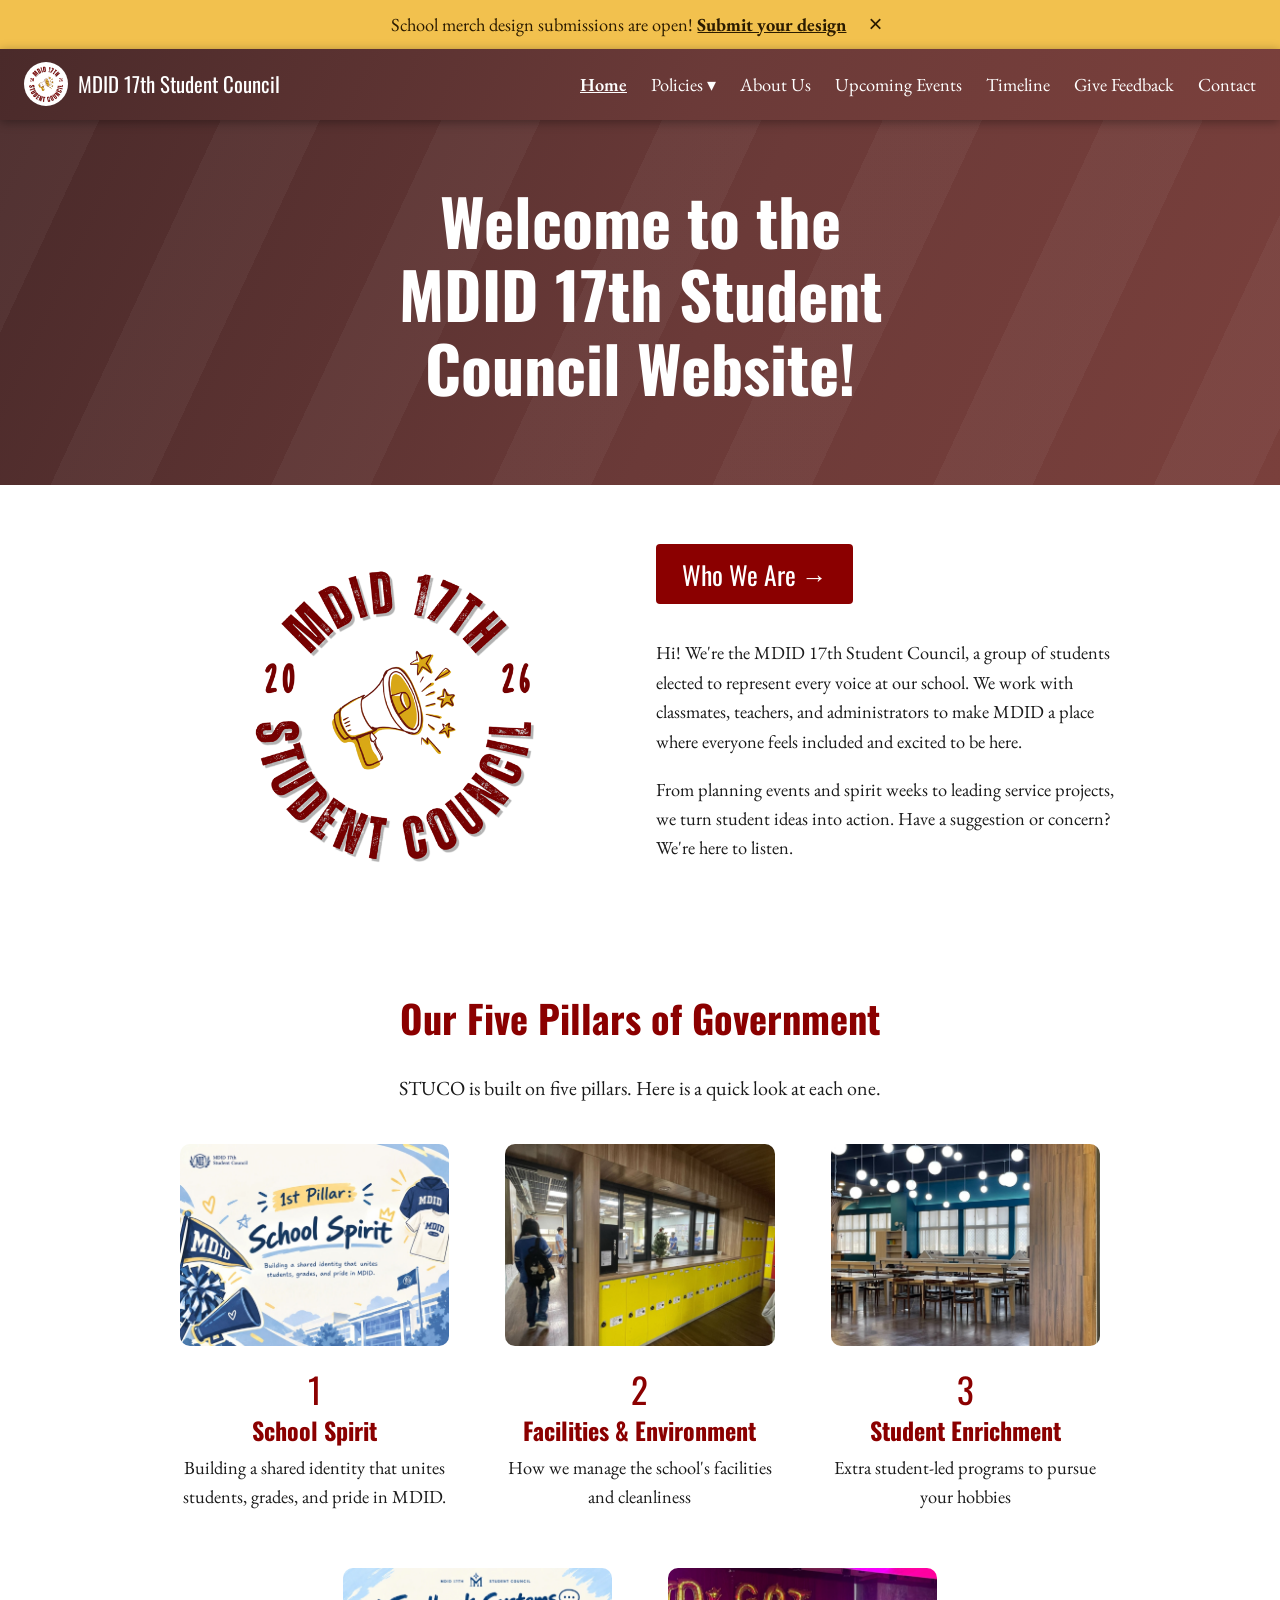
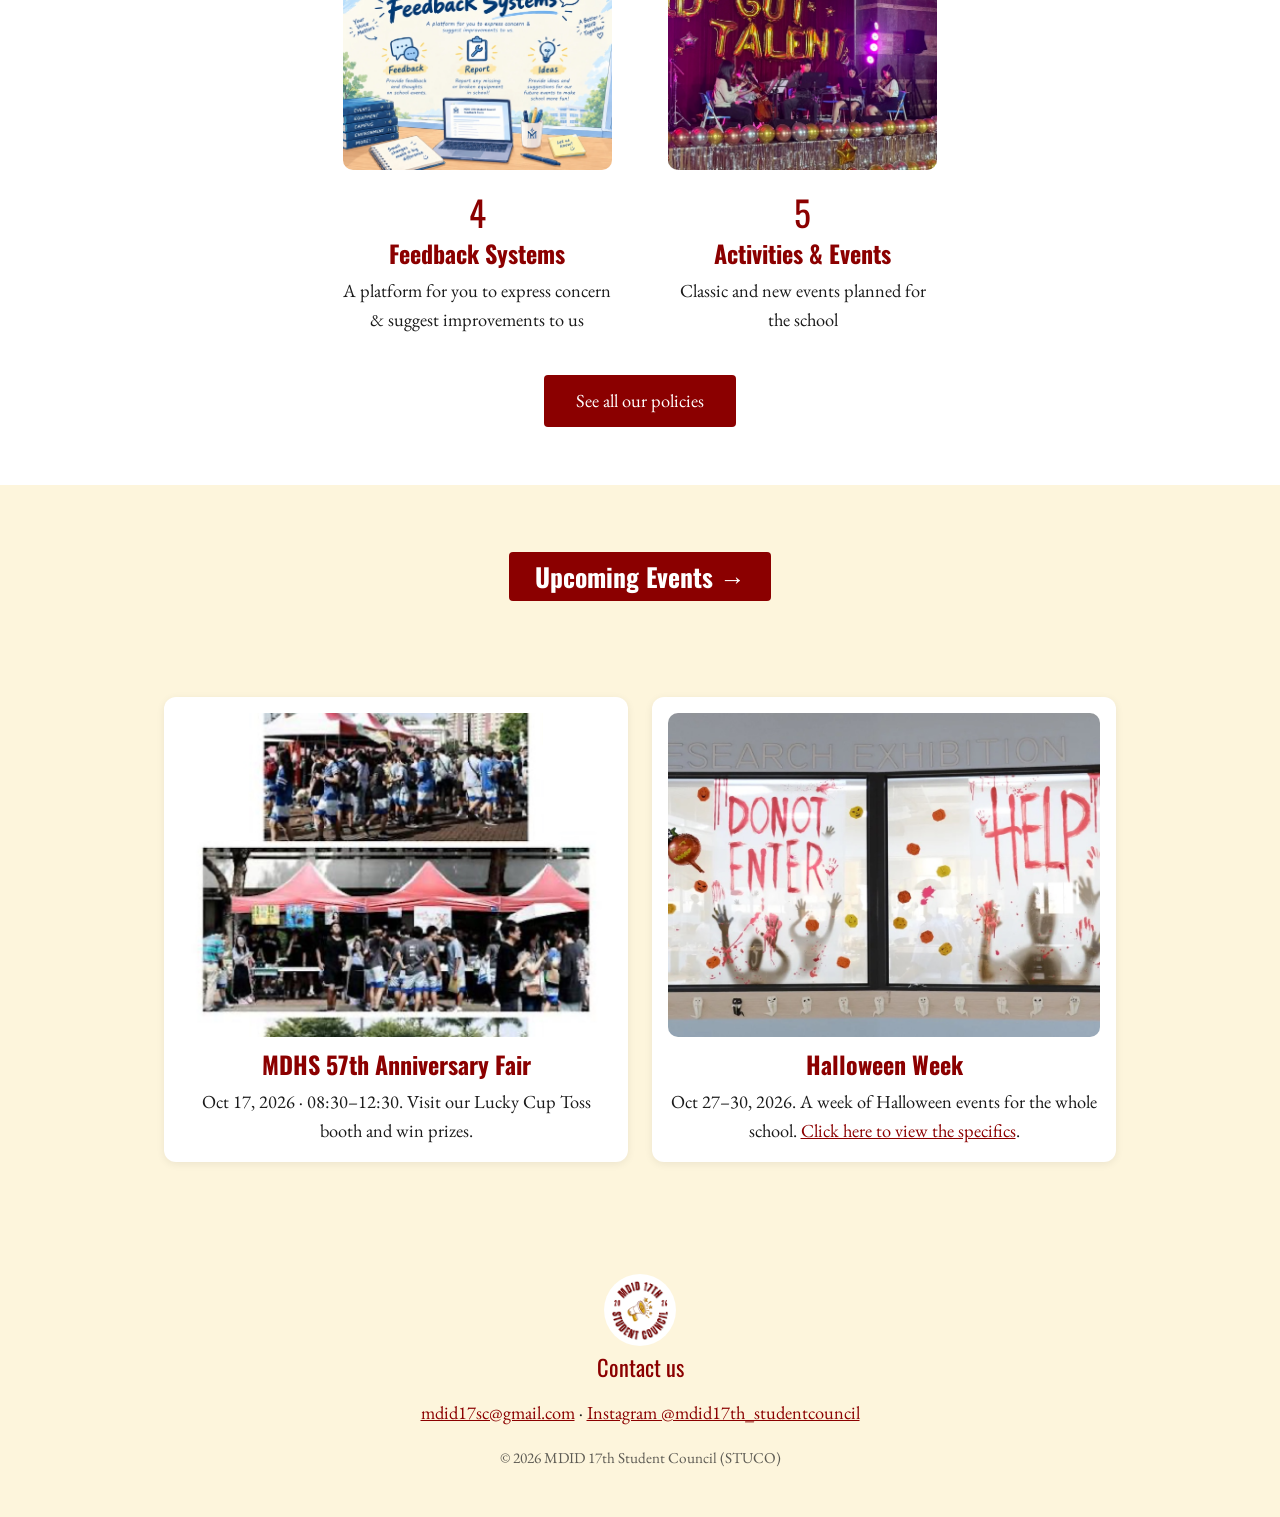
<file: index.html>
<!doctype html>
<html lang="en">
<head>
  <meta charset="utf-8">
  <meta name="viewport" content="width=device-width, initial-scale=1">
  <link rel="icon" type="image/png" href="images/logo.png">
  <title>MDID 17th Student Council</title>
  <meta name="description" content="Website of the MDID 17th Student Council (STUCO).">
  <link rel="preconnect" href="https://fonts.googleapis.com">
  <link href="https://fonts.googleapis.com/css2?family=EB+Garamond:wght@400;600&family=Oswald:wght@500;700&display=swap" rel="stylesheet">
  <link rel="stylesheet" href="css/style.css?v=48">
</head>
<body>
  <!-- ANNOUNCEMENT BANNER: edit text/link. Change data-banner-id for a new banner so it shows again for people
       who dismissed the old one. Delete this whole <div> when there is no banner. -->
  <div class="banner" data-banner-id="merch-submissions" hidden>
    <p>School merch design submissions are open! <a href="https://docs.google.com/forms/d/e/1FAIpQLSfN5q6Xqco4NRFRUsXdfy7t7C6P9arKgd33EQKz4Efy31TuxA/viewform?usp=send_form" target="_blank" rel="noopener">Submit your design</a></p>
    <button class="banner-close" aria-label="Dismiss banner">&times;</button>
  </div>
  <header class="site-header">
    <nav>
      <a class="brand" href="index.html"><img class="brand-logo" src="images/logo.png" alt="" width="44" height="44"><span>MDID 17th Student Council</span></a>
      <div class="links">
        <a href="index.html" aria-current="page">Home</a>
        <div class="dropdown">
          <a href="policies.html">Policies &#9662;</a>
          <div class="menu">
            <a href="school-spirit.html">1. School Spirit</a>
            <a href="facilities-environment.html">2. Facilities &amp; Environment</a>
            <a href="student-enrichment.html">3. Student Enrichment</a>
            <a href="feedback-systems.html">4. Feedback Systems</a>
            <a href="activities-events.html">5. Activities &amp; Events</a>
          </div>
        </div>
        <a href="about.html">About Us</a>
        <a href="events.html">Upcoming Events</a>
        <a href="timeline.html">Timeline</a>
        <a href="feedback.html">Give Feedback</a>
        <a href="contact.html">Contact</a>
      </div>
    </nav>
    <div class="hero"><h1>Welcome to the MDID 17th Student Council Website!</h1></div>
  </header>
  <main>
    <section class="wrap"><div class="split"><img class="logo-feature" src="images/logo.png" alt="MDID 17th Student Council 2026 logo"><div><a class="button button-lg" href="about.html">Who We Are &rarr;</a><p>Hi! We're the MDID 17th Student Council, a group of students elected to represent every voice at our school. We work with classmates, teachers, and administrators to make MDID a place where everyone feels included and excited to be here.</p><p>From planning events and spirit weeks to leading service projects, we turn student ideas into action. Have a suggestion or concern? We're here to listen.</p></div></div></section>
    <section class="wrap">
      <h2 class="center">Our Five Pillars of Government</h2>
      <p class="center lead">STUCO is built on five pillars. Here is a quick look at each one.</p>
      <ul class="cards w-shape"><li class="card pillar"><img class="photo" src="images/pillar-school-spirit.jpg" alt="School Spirit: building a shared identity across every grade" loading="lazy"><span class="num">1</span><h3><a href="school-spirit.html">School Spirit</a></h3><p>Building a shared identity that unites students, grades, and pride in MDID.</p></li><li class="card pillar"><img class="photo" src="images/pillar-facilities.jpg" alt="Yellow lockers and a student lounge window in an MDID hallway" loading="lazy"><span class="num">2</span><h3><a href="facilities-environment.html">Facilities &amp; Environment</a></h3><p>How we manage the school's facilities and cleanliness</p></li><li class="card pillar"><img class="photo" src="images/pillar-enrichment.jpg" alt="A bright study hall with long tables and round hanging lamps" loading="lazy"><span class="num">3</span><h3><a href="student-enrichment.html">Student Enrichment</a></h3><p>Extra student-led programs to pursue your hobbies</p></li><li class="card pillar"><img class="photo" src="images/pillar-feedback.jpg" alt="Feedback Systems: Feedback, Report and Ideas" loading="lazy"><span class="num">4</span><h3><a href="feedback-systems.html">Feedback Systems</a></h3><p>A platform for you to express concern &amp; suggest improvements to us</p></li><li class="card pillar"><img class="photo" src="images/pillar-activities.jpg" alt="A string quartet performing at MDID's Got Talent" loading="lazy"><span class="num">5</span><h3><a href="activities-events.html">Activities &amp; Events</a></h3><p>Classic and new events planned for the school</p></li></ul>
      <p class="center"><a class="button" href="policies.html">See all our policies</a></p>
    </section>
    <section class="band-section">
      <h2 class="center"><a class="button button-lg" href="events.html">Upcoming Events &rarr;</a></h2>
      <div class="wrap"><ul class="cards"><li class="card"><img class="photo" src="images/anniversary-fair.jpg" alt="Crowds of students visiting booths at the school anniversary fair" loading="lazy"><h3>MDHS 57th Anniversary Fair</h3><p>Oct 17, 2026 · 08:30–12:30. Visit our Lucky Cup Toss booth and win prizes.</p></li><li class="card"><img class="photo" src="images/halloween-windows.jpg" alt="Classroom windows decorated for Halloween with Do not enter and Help messages, ghosts and pumpkins" loading="lazy"><h3>Halloween Week</h3><p>Oct 27–30, 2026. A week of Halloween events for the whole school. <a href="halloween-week.html">Click here to view the specifics</a>.</p></li></ul></div>
    </section>
  </main>
  <footer>
    <img class="footer-logo" src="images/logo.png" alt="MDID 17th Student Council logo" width="72" height="72">
    <p class="footer-title">Contact us</p>
    <p><a href="mailto:mdid17sc@gmail.com">mdid17sc@gmail.com</a> · <a href="https://www.instagram.com/mdid17th_studentcouncil/" target="_blank" rel="noopener">Instagram @mdid17th_studentcouncil</a></p>
    <p class="copy">&copy; 2026 MDID 17th Student Council (STUCO)</p>
  </footer>
  <script src="js/main.js?v=45"></script>
</body>
</html>
</file>
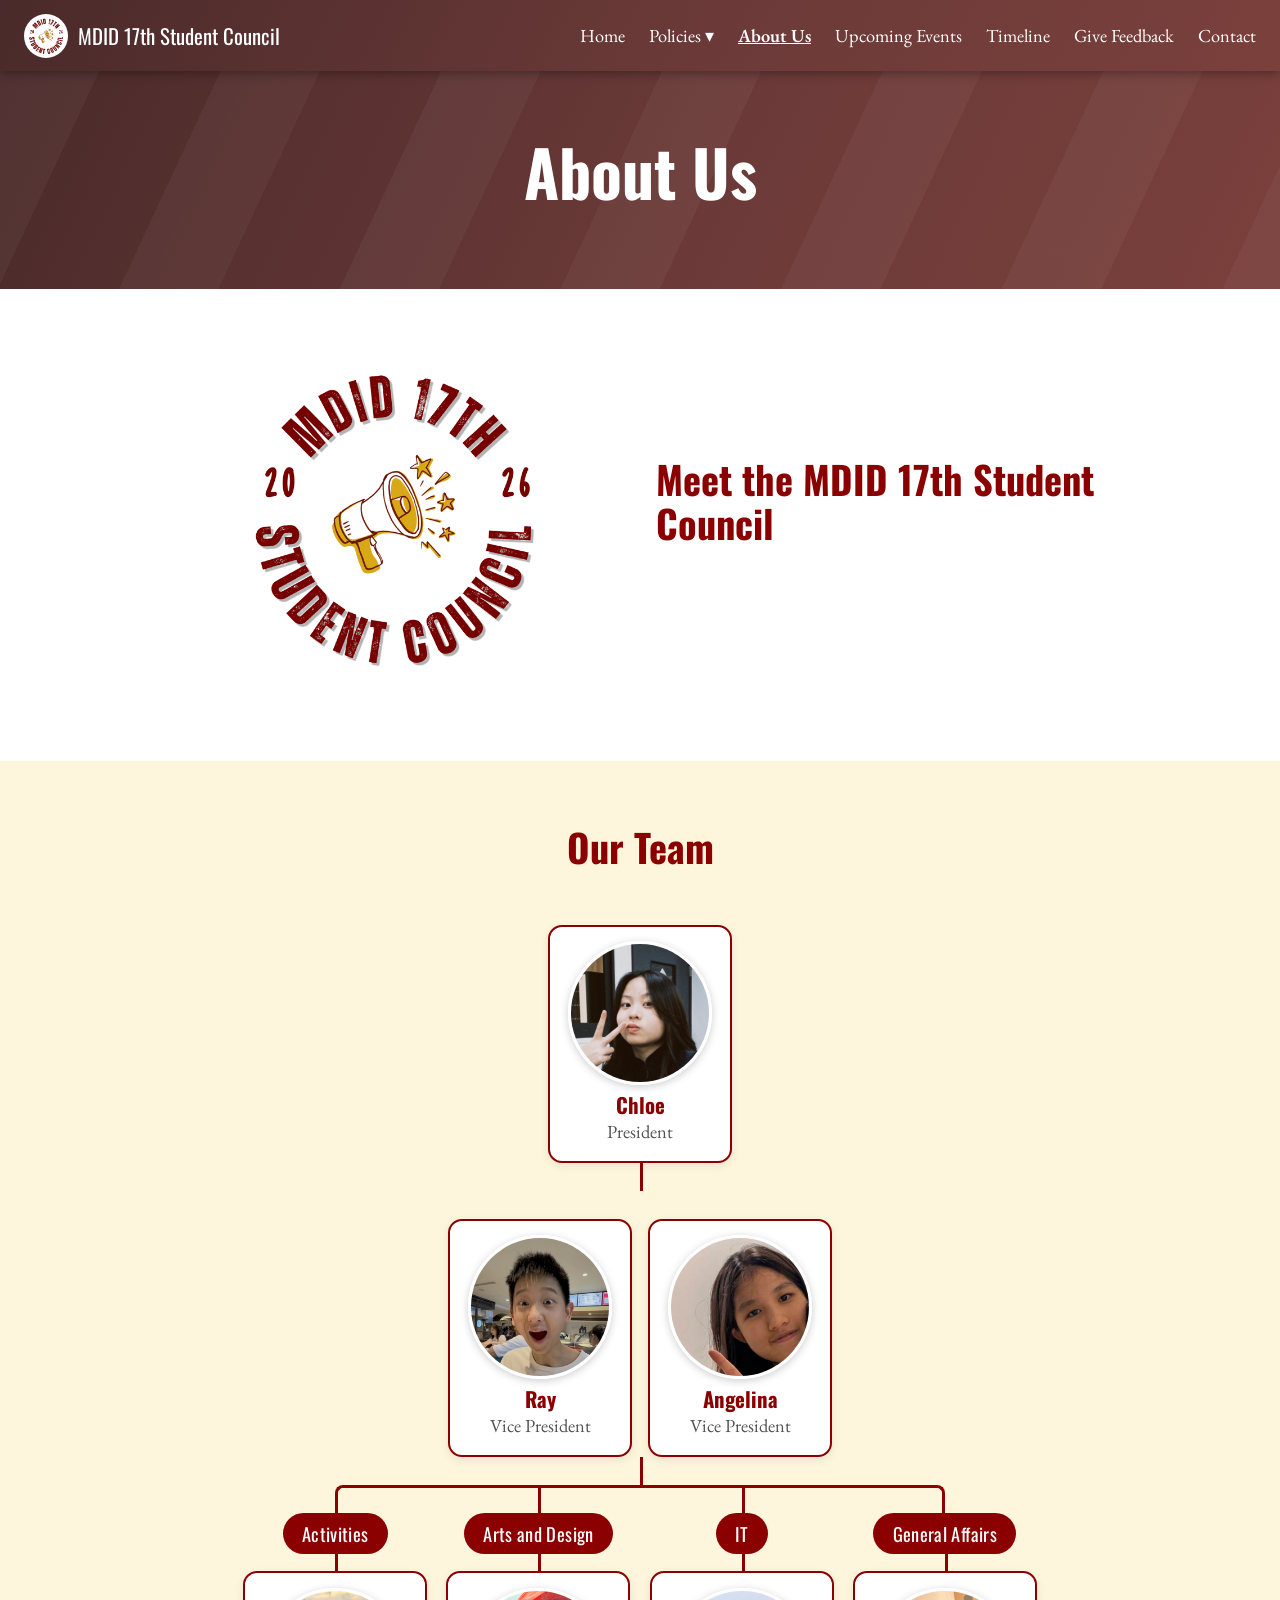
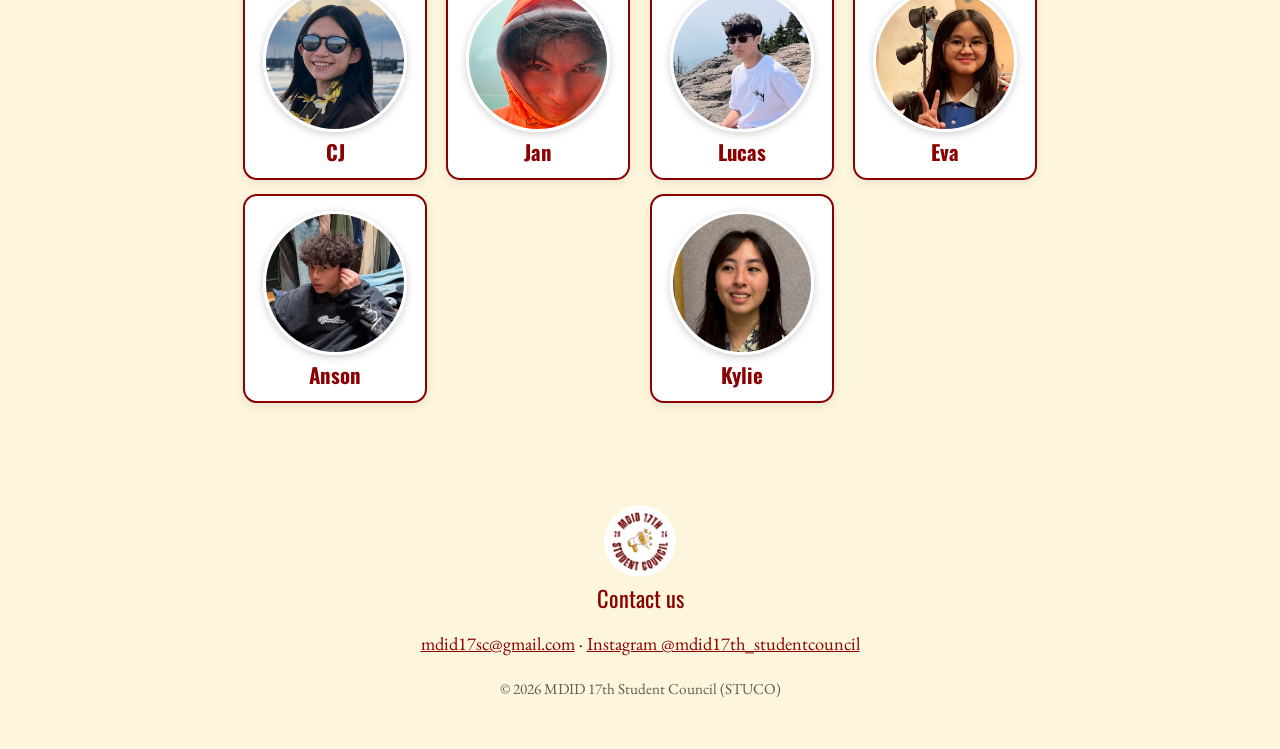
<file: about.html>
<!doctype html>
<html lang="en">
<head>
  <meta charset="utf-8">
  <meta name="viewport" content="width=device-width, initial-scale=1">
  <link rel="icon" type="image/png" href="images/logo.png">
  <title>About Us | MDID 17th Student Council</title>
  <meta name="description" content="Website of the MDID 17th Student Council (STUCO).">
  <link rel="preconnect" href="https://fonts.googleapis.com">
  <link href="https://fonts.googleapis.com/css2?family=EB+Garamond:wght@400;600&family=Oswald:wght@500;700&display=swap" rel="stylesheet">
  <link rel="stylesheet" href="css/style.css?v=48">
</head>
<body>
  <header class="site-header">
    <nav>
      <a class="brand" href="index.html"><img class="brand-logo" src="images/logo.png" alt="" width="44" height="44"><span>MDID 17th Student Council</span></a>
      <div class="links">
        <a href="index.html">Home</a>
        <div class="dropdown">
          <a href="policies.html">Policies &#9662;</a>
          <div class="menu">
            <a href="school-spirit.html">1. School Spirit</a>
            <a href="facilities-environment.html">2. Facilities &amp; Environment</a>
            <a href="student-enrichment.html">3. Student Enrichment</a>
            <a href="feedback-systems.html">4. Feedback Systems</a>
            <a href="activities-events.html">5. Activities &amp; Events</a>
          </div>
        </div>
        <a href="about.html" aria-current="page">About Us</a>
        <a href="events.html">Upcoming Events</a>
        <a href="timeline.html">Timeline</a>
        <a href="feedback.html">Give Feedback</a>
        <a href="contact.html">Contact</a>
      </div>
    </nav>
    <div class="hero"><h1>About Us</h1></div>
  </header>
  <main>
    <section class="wrap"><div class="split"><img class="logo-feature" src="images/logo.png" alt="MDID 17th Student Council 2026 logo"><div><h2>Meet the MDID 17th Student Council</h2></div></div></section>
    <section class="band-section"><h2 class="center">Our Team</h2><div class="wrap wide"><div class="tree-wrap"><div class="tree"><ul><li><div class="node"><img class="photo-round" src="images/team-chloe.jpg" alt="Chloe, President" loading="lazy"><h3>Chloe</h3><p class="role">President</p></div><ul><li><div class="node-row"><div class="node"><img class="photo-round" src="images/team-ray.jpg" alt="Ray, Vice President" loading="lazy"><h3>Ray</h3><p class="role">Vice President</p></div><div class="node"><img class="photo-round" src="images/team-angelina.jpg" alt="Angelina, Vice President" loading="lazy"><h3>Angelina</h3><p class="role">Vice President</p></div></div><ul><li><div class="dept">Activities</div><ul class="members"><li><div class="node"><img class="photo-round" src="images/team-cj.jpg" alt="CJ, Activities" loading="lazy"><h3>CJ</h3></div></li><li><div class="node"><img class="photo-round" src="images/team-anson.jpg" alt="Anson, Activities" loading="lazy"><h3>Anson</h3></div></li></ul></li><li><div class="dept">Arts and Design</div><ul class="members"><li><div class="node"><img class="photo-round" src="images/team-jan.jpg" alt="Jan, Arts and Design" loading="lazy"><h3>Jan</h3></div></li></ul></li><li><div class="dept">IT</div><ul class="members"><li><div class="node"><img class="photo-round" src="images/team-lucas.jpg" alt="Lucas, IT" loading="lazy"><h3>Lucas</h3></div></li><li><div class="node"><img class="photo-round" src="images/team-kylie.jpg" alt="Kylie, IT" loading="lazy"><h3>Kylie</h3></div></li></ul></li><li><div class="dept">General Affairs</div><ul class="members"><li><div class="node"><img class="photo-round" src="images/team-eva.jpg" alt="Eva, General Affairs" loading="lazy"><h3>Eva</h3></div></li></ul></li></ul></li></ul></li></ul></div></div></div></section>
  </main>
  <footer>
    <img class="footer-logo" src="images/logo.png" alt="MDID 17th Student Council logo" width="72" height="72">
    <p class="footer-title">Contact us</p>
    <p><a href="mailto:mdid17sc@gmail.com">mdid17sc@gmail.com</a> · <a href="https://www.instagram.com/mdid17th_studentcouncil/" target="_blank" rel="noopener">Instagram @mdid17th_studentcouncil</a></p>
    <p class="copy">&copy; 2026 MDID 17th Student Council (STUCO)</p>
  </footer>
  <script src="js/main.js?v=45"></script>
</body>
</html>
</file>
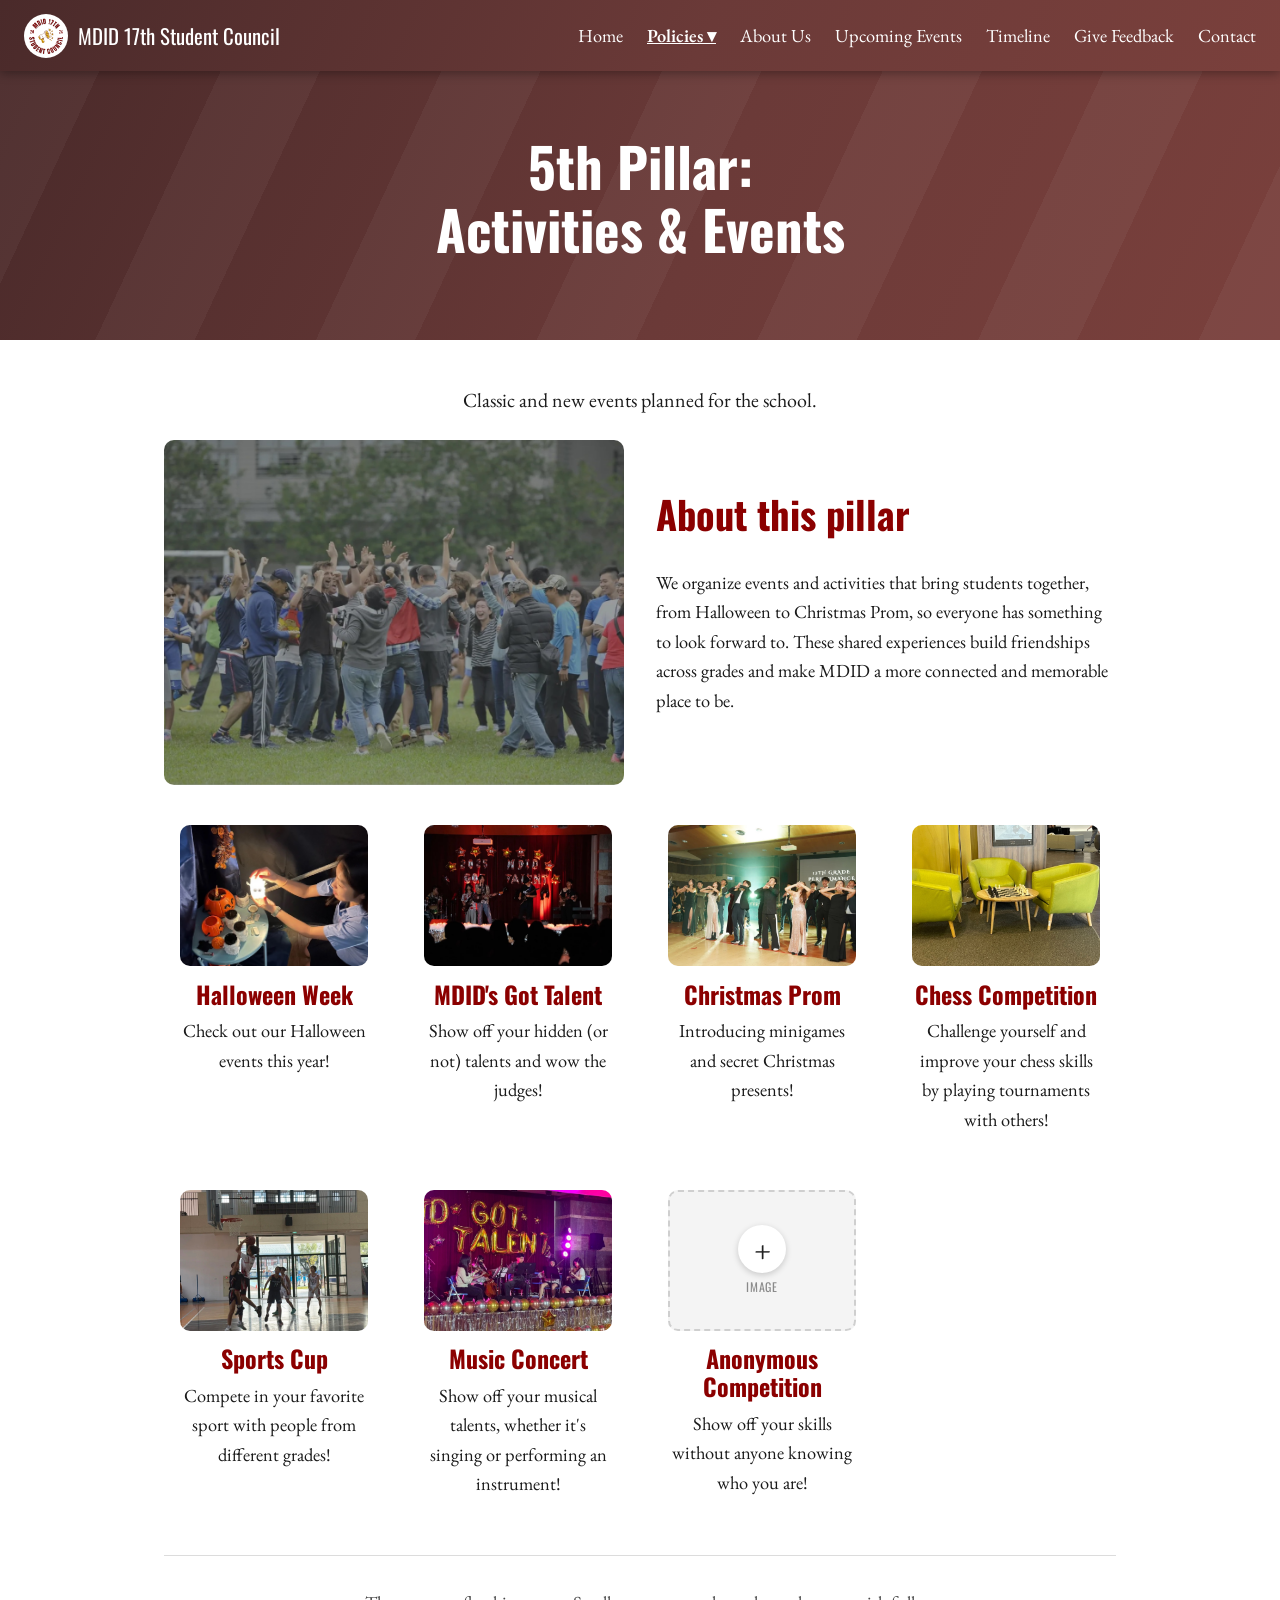
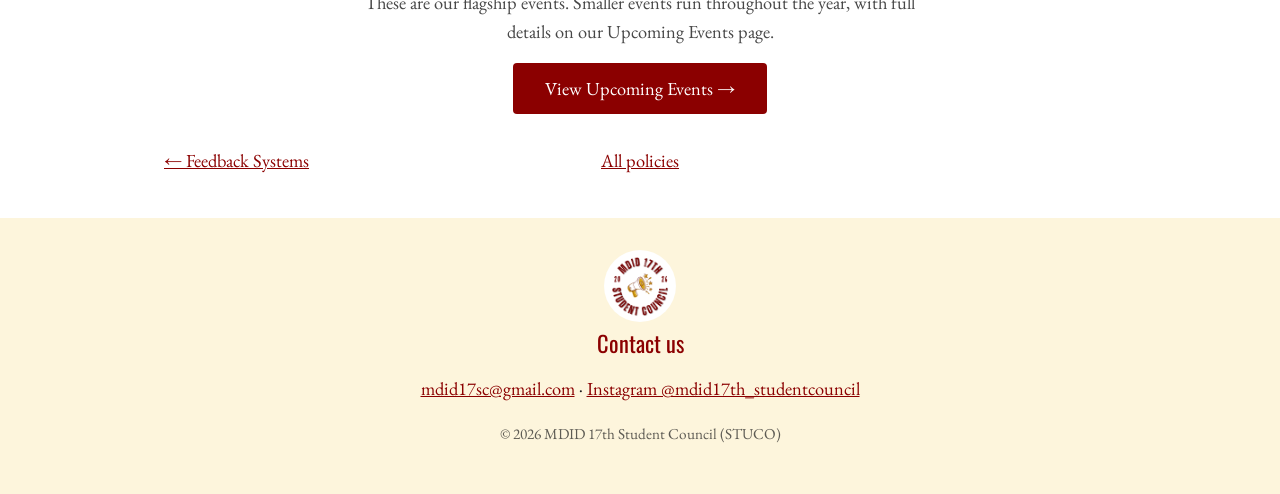
<file: activities-events.html>
<!doctype html>
<html lang="en">
<head>
  <meta charset="utf-8">
  <meta name="viewport" content="width=device-width, initial-scale=1">
  <link rel="icon" type="image/png" href="images/logo.png">
  <title>Activities &amp; Events | MDID 17th Student Council</title>
  <meta name="description" content="Website of the MDID 17th Student Council (STUCO).">
  <link rel="preconnect" href="https://fonts.googleapis.com">
  <link href="https://fonts.googleapis.com/css2?family=EB+Garamond:wght@400;600&family=Oswald:wght@500;700&display=swap" rel="stylesheet">
  <link rel="stylesheet" href="css/style.css?v=48">
</head>
<body>
  <header class="site-header">
    <nav>
      <a class="brand" href="index.html"><img class="brand-logo" src="images/logo.png" alt="" width="44" height="44"><span>MDID 17th Student Council</span></a>
      <div class="links">
        <a href="index.html">Home</a>
        <div class="dropdown">
          <a href="policies.html" aria-current="page">Policies &#9662;</a>
          <div class="menu">
            <a href="school-spirit.html">1. School Spirit</a>
            <a href="facilities-environment.html">2. Facilities &amp; Environment</a>
            <a href="student-enrichment.html">3. Student Enrichment</a>
            <a href="feedback-systems.html">4. Feedback Systems</a>
            <a href="activities-events.html">5. Activities &amp; Events</a>
          </div>
        </div>
        <a href="about.html">About Us</a>
        <a href="events.html">Upcoming Events</a>
        <a href="timeline.html">Timeline</a>
        <a href="feedback.html">Give Feedback</a>
        <a href="contact.html">Contact</a>
      </div>
    </nav>
    <div class="hero"><h1 class="pillar-title">5th Pillar:<br><span class="nw">Activities &amp; Events</span></h1></div>
  </header>
  <main>
    <section class="wrap">
      <p class="center lead">Classic and new events planned for the school.</p>
      <div class="split"><img class="photo" src="images/activities-intro.jpg" alt="Students, teachers and families cheering together on the school field during a school event" loading="lazy"><div><h2>About this pillar</h2><p>We organize events and activities that bring students together, from Halloween to Christmas Prom, so everyone has something to look forward to. These shared experiences build friendships across grades and make MDID a more connected and memorable place to be.</p></div></div>
      <ul class="cards"><li class="card"><img class="photo" src="images/halloween-lantern.jpg" alt="A student lighting up a ghost lantern among pumpkin buckets at a Halloween display" loading="lazy"><h3>Halloween Week</h3><p>Check out our Halloween events this year!</p></li><li class="card"><img class="photo" src="images/talent-band.jpg" alt="A student band playing on stage under the 2025 MDID Got Talent decorations" loading="lazy"><h3>MDID's Got Talent</h3><p>Show off your hidden (or not) talents and wow the judges!</p></li><li class="card"><img class="photo" src="images/christmas-prom.jpg" alt="12th grade students in formal wear performing at the Christmas Prom" loading="lazy"><h3>Christmas Prom</h3><p>Introducing minigames and secret Christmas presents!</p></li>
        <li class="card"><img class="photo" src="images/chess-lounge.jpg" alt="A chess set on a wooden table between green armchairs" loading="lazy"><h3>Chess Competition</h3><p>Challenge yourself and improve your chess skills by playing tournaments with others!</p></li>
        <li class="card"><img class="photo" src="images/sports-basketball.jpg" alt="Students from different grades playing basketball in the school gym" loading="lazy"><h3>Sports Cup</h3><p>Compete in your favorite sport with people from different grades!</p></li>
        <li class="card"><img class="photo" src="images/got-talent-quartet.jpg" alt="A string quartet performing on stage at MDID's Got Talent" loading="lazy"><h3>Music Concert</h3><p>Show off your musical talents, whether it's singing or performing an instrument!</p></li><li class="card"><div class="img-ph" role="img" aria-label="Image placeholder"><span>+</span><small>Image</small></div><h3>Anonymous Competition</h3><p>Show off your skills without anyone knowing who you are!</p></li></ul>
      <div class="more-events">
        <p>These are our flagship events. Smaller events run throughout the year, with full details on our Upcoming Events page.</p>
        <a class="button" href="events.html">View Upcoming Events &rarr;</a>
      </div>
      <p class="pager"><a href="feedback-systems.html">&larr; Feedback Systems</a><a href="policies.html">All policies</a><span></span></p>
    </section>
  </main>
  <footer>
    <img class="footer-logo" src="images/logo.png" alt="MDID 17th Student Council logo" width="72" height="72">
    <p class="footer-title">Contact us</p>
    <p><a href="mailto:mdid17sc@gmail.com">mdid17sc@gmail.com</a> · <a href="https://www.instagram.com/mdid17th_studentcouncil/" target="_blank" rel="noopener">Instagram @mdid17th_studentcouncil</a></p>
    <p class="copy">&copy; 2026 MDID 17th Student Council (STUCO)</p>
  </footer>
  <script src="js/main.js?v=45"></script>
</body>
</html>
</file>
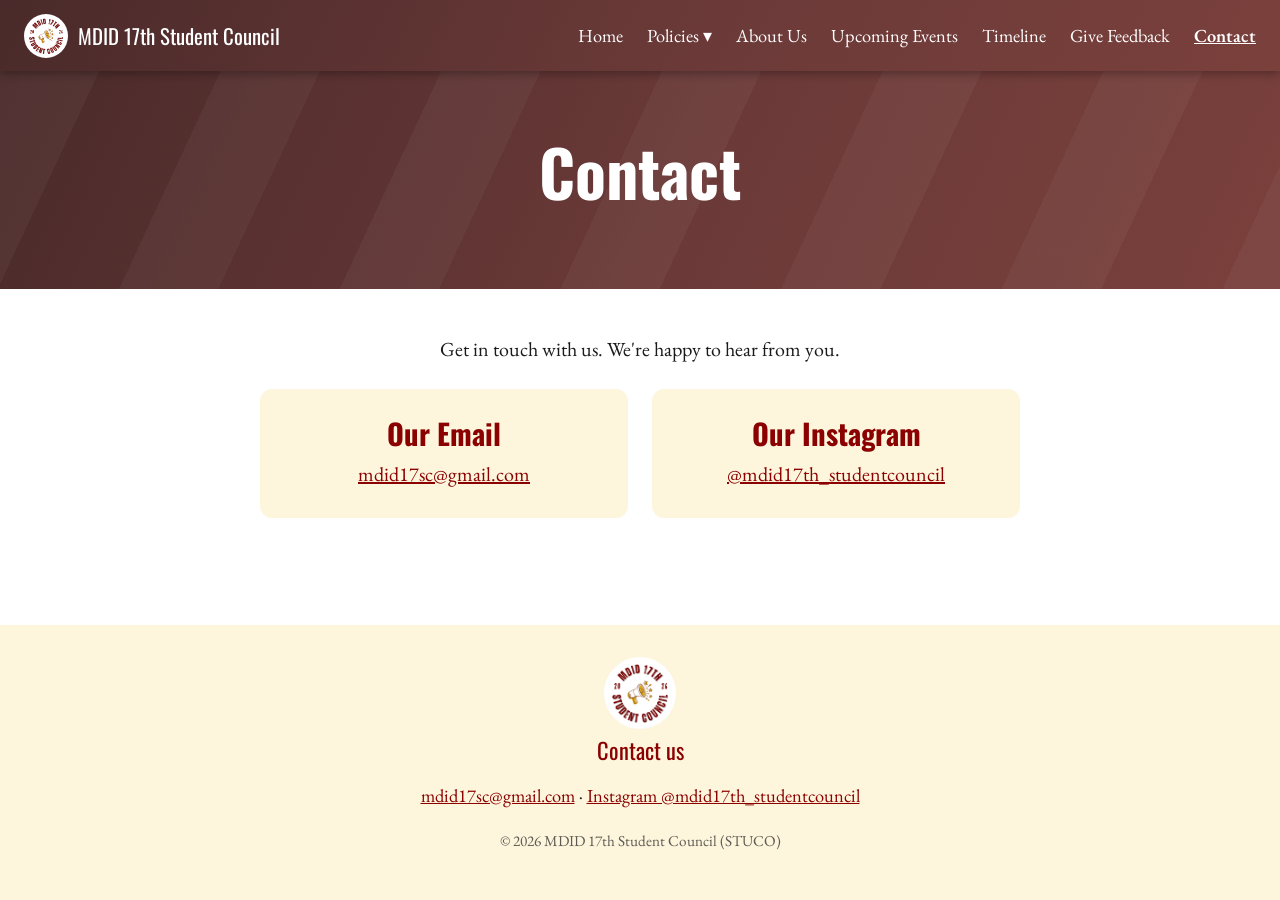
<file: contact.html>
<!doctype html>
<html lang="en">
<head>
  <meta charset="utf-8">
  <meta name="viewport" content="width=device-width, initial-scale=1">
  <link rel="icon" type="image/png" href="images/logo.png">
  <title>Contact | MDID 17th Student Council</title>
  <meta name="description" content="Website of the MDID 17th Student Council (STUCO).">
  <link rel="preconnect" href="https://fonts.googleapis.com">
  <link href="https://fonts.googleapis.com/css2?family=EB+Garamond:wght@400;600&family=Oswald:wght@500;700&display=swap" rel="stylesheet">
  <link rel="stylesheet" href="css/style.css?v=48">
</head>
<body>
  <header class="site-header">
    <nav>
      <a class="brand" href="index.html"><img class="brand-logo" src="images/logo.png" alt="" width="44" height="44"><span>MDID 17th Student Council</span></a>
      <div class="links">
        <a href="index.html">Home</a>
        <div class="dropdown">
          <a href="policies.html">Policies &#9662;</a>
          <div class="menu">
            <a href="school-spirit.html">1. School Spirit</a>
            <a href="facilities-environment.html">2. Facilities &amp; Environment</a>
            <a href="student-enrichment.html">3. Student Enrichment</a>
            <a href="feedback-systems.html">4. Feedback Systems</a>
            <a href="activities-events.html">5. Activities &amp; Events</a>
          </div>
        </div>
        <a href="about.html">About Us</a>
        <a href="events.html">Upcoming Events</a>
        <a href="timeline.html">Timeline</a>
        <a href="feedback.html">Give Feedback</a>
        <a href="contact.html" aria-current="page">Contact</a>
      </div>
    </nav>
    <div class="hero"><h1>Contact</h1></div>
  </header>
  <main>
    <section class="wrap">
      <p class="center lead">Get in touch with us. We're happy to hear from you.</p>
      <ul class="cards cards-2 contact-list">
        <li class="card"><h3>Our Email</h3><p><a href="mailto:mdid17sc@gmail.com">mdid17sc@gmail.com</a></p></li>
        <li class="card"><h3>Our Instagram</h3><p><a href="https://www.instagram.com/mdid17th_studentcouncil/" target="_blank" rel="noopener">@mdid17th_studentcouncil</a></p></li>
      </ul>
    </section>
  </main>
  <footer>
    <img class="footer-logo" src="images/logo.png" alt="MDID 17th Student Council logo" width="72" height="72">
    <p class="footer-title">Contact us</p>
    <p><a href="mailto:mdid17sc@gmail.com">mdid17sc@gmail.com</a> · <a href="https://www.instagram.com/mdid17th_studentcouncil/" target="_blank" rel="noopener">Instagram @mdid17th_studentcouncil</a></p>
    <p class="copy">&copy; 2026 MDID 17th Student Council (STUCO)</p>
  </footer>
  <script src="js/main.js?v=45"></script>
</body>
</html>
</file>
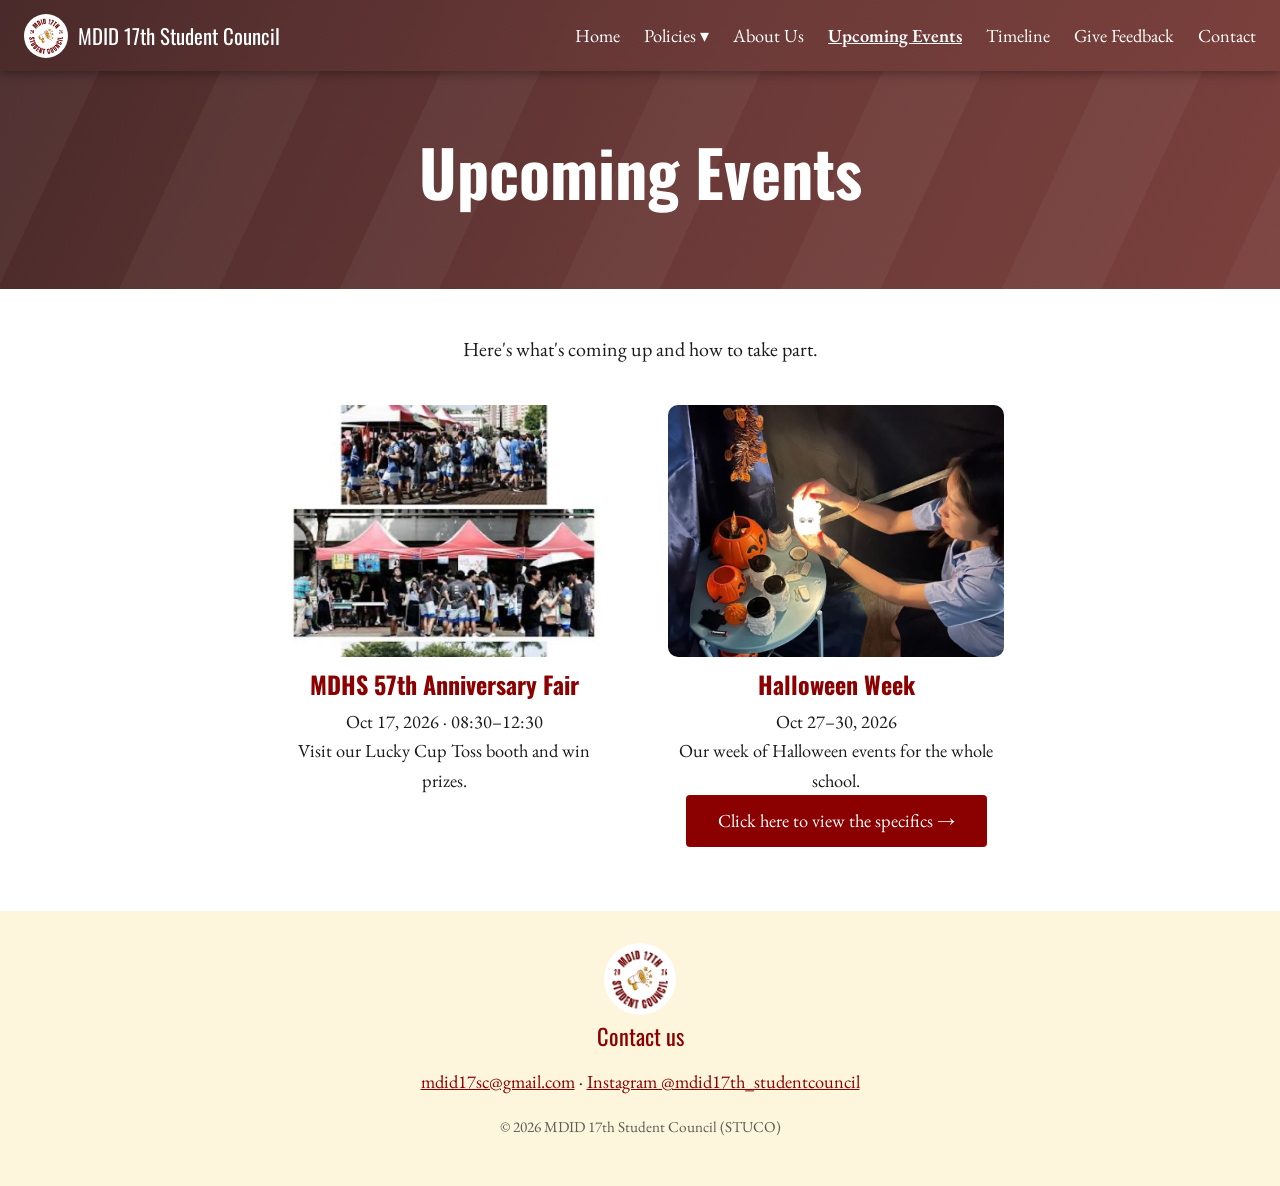
<file: events.html>
<!doctype html>
<html lang="en">
<head>
  <meta charset="utf-8">
  <meta name="viewport" content="width=device-width, initial-scale=1">
  <link rel="icon" type="image/png" href="images/logo.png">
  <title>Upcoming Events | MDID 17th Student Council</title>
  <meta name="description" content="Website of the MDID 17th Student Council (STUCO).">
  <link rel="preconnect" href="https://fonts.googleapis.com">
  <link href="https://fonts.googleapis.com/css2?family=EB+Garamond:wght@400;600&family=Oswald:wght@500;700&display=swap" rel="stylesheet">
  <link rel="stylesheet" href="css/style.css?v=48">
</head>
<body>
  <header class="site-header">
    <nav>
      <a class="brand" href="index.html"><img class="brand-logo" src="images/logo.png" alt="" width="44" height="44"><span>MDID 17th Student Council</span></a>
      <div class="links">
        <a href="index.html">Home</a>
        <div class="dropdown">
          <a href="policies.html">Policies &#9662;</a>
          <div class="menu">
            <a href="school-spirit.html">1. School Spirit</a>
            <a href="facilities-environment.html">2. Facilities &amp; Environment</a>
            <a href="student-enrichment.html">3. Student Enrichment</a>
            <a href="feedback-systems.html">4. Feedback Systems</a>
            <a href="activities-events.html">5. Activities &amp; Events</a>
          </div>
        </div>
        <a href="about.html">About Us</a>
        <a href="events.html" aria-current="page">Upcoming Events</a>
        <a href="timeline.html">Timeline</a>
        <a href="feedback.html">Give Feedback</a>
        <a href="contact.html">Contact</a>
      </div>
    </nav>
    <div class="hero"><h1>Upcoming Events</h1></div>
  </header>
  <main>
    <section class="wrap">
      <p class="center lead">Here's what's coming up and how to take part.</p>
      <ul class="cards cards-2">
        <li class="card"><img class="photo" src="images/anniversary-fair.jpg" alt="Crowds of students visiting booths at the school anniversary fair" loading="lazy"><h3>MDHS 57th Anniversary Fair</h3><p class="meta">Oct 17, 2026 · 08:30–12:30</p><p>Visit our Lucky Cup Toss booth and win prizes.</p></li>
        <li class="card"><img class="photo" src="images/halloween-lantern.jpg" alt="A student lighting up a ghost lantern among pumpkin buckets at a Halloween display" loading="lazy"><h3>Halloween Week</h3><p class="meta">Oct 27–30, 2026</p><p>Our week of Halloween events for the whole school.</p><p><a class="button" href="halloween-week.html">Click here to view the specifics &rarr;</a></p></li>
      </ul>
    </section>
  </main>
  <footer>
    <img class="footer-logo" src="images/logo.png" alt="MDID 17th Student Council logo" width="72" height="72">
    <p class="footer-title">Contact us</p>
    <p><a href="mailto:mdid17sc@gmail.com">mdid17sc@gmail.com</a> · <a href="https://www.instagram.com/mdid17th_studentcouncil/" target="_blank" rel="noopener">Instagram @mdid17th_studentcouncil</a></p>
    <p class="copy">&copy; 2026 MDID 17th Student Council (STUCO)</p>
  </footer>
  <script src="js/main.js?v=45"></script>
</body>
</html>
</file>
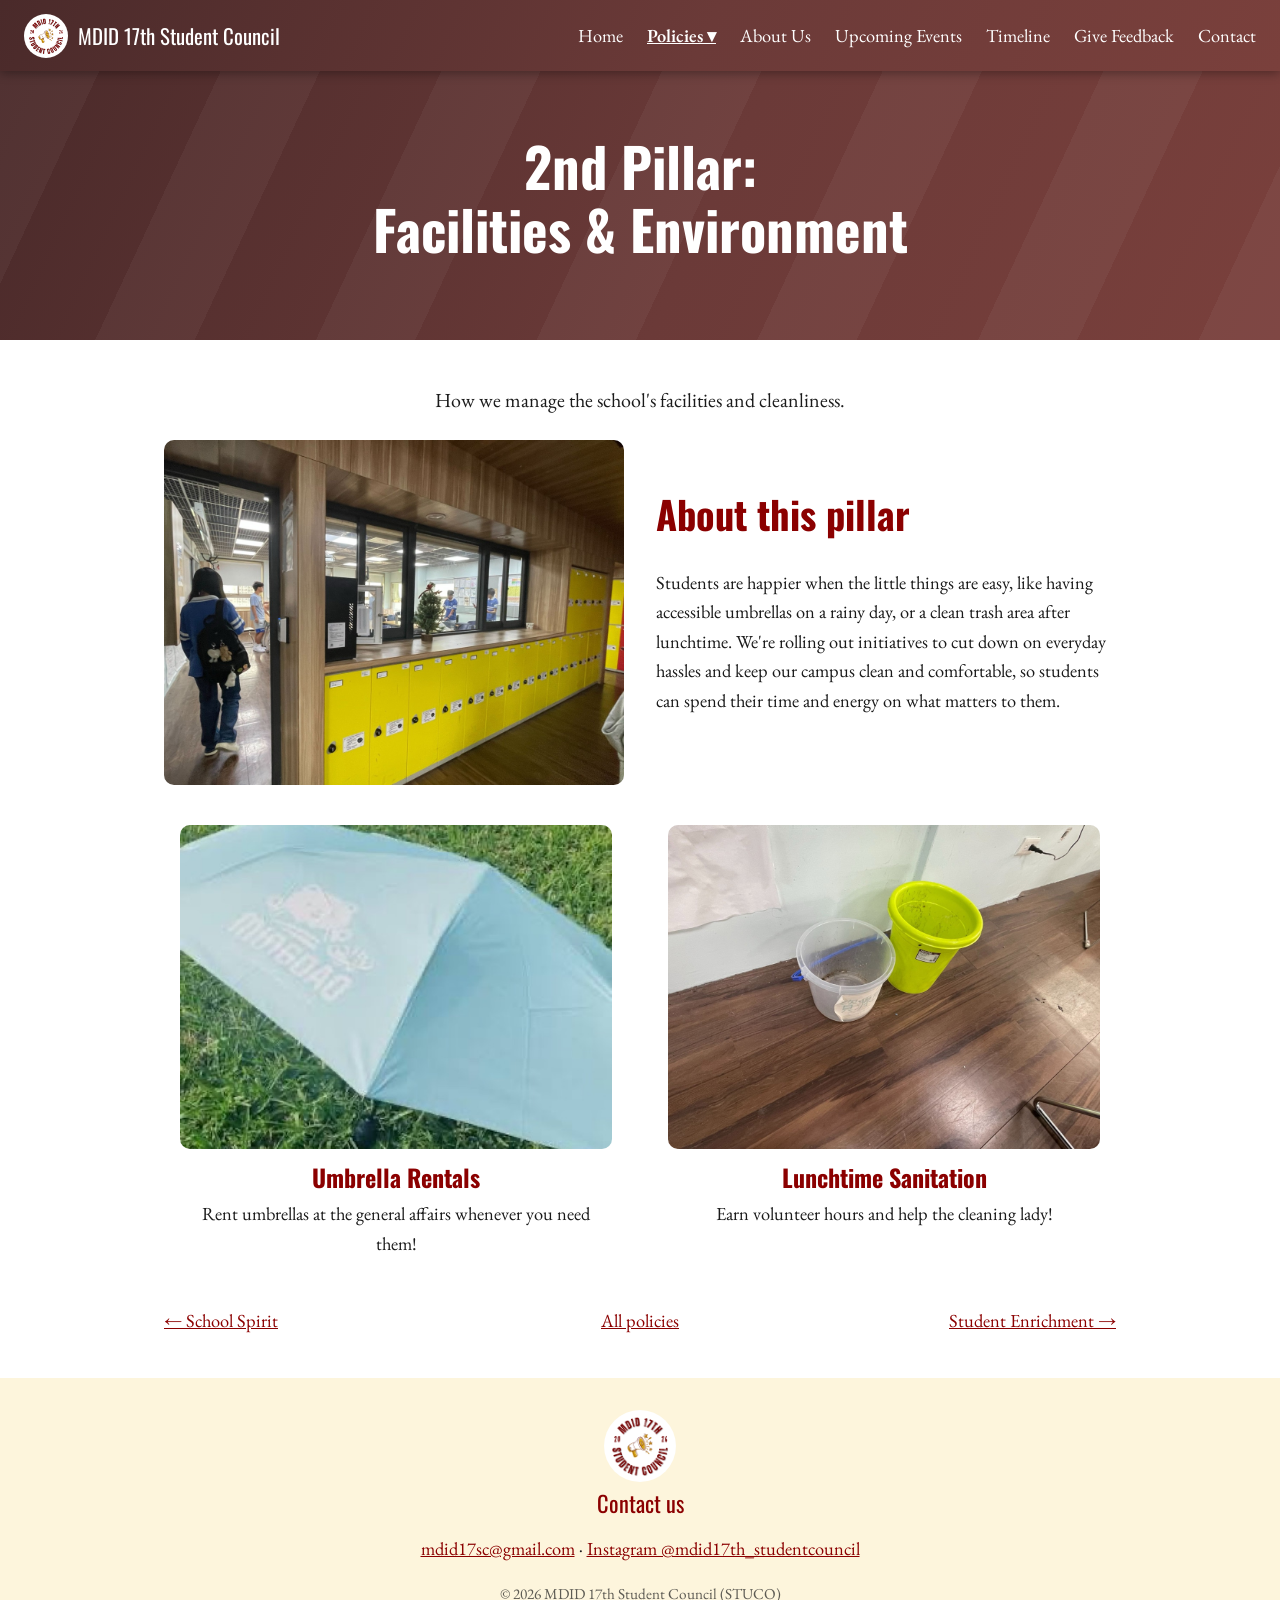
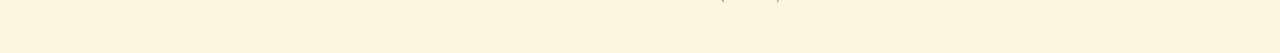
<file: facilities-environment.html>
<!doctype html>
<html lang="en">
<head>
  <meta charset="utf-8">
  <meta name="viewport" content="width=device-width, initial-scale=1">
  <link rel="icon" type="image/png" href="images/logo.png">
  <title>Facilities &amp; Environment | MDID 17th Student Council</title>
  <meta name="description" content="Website of the MDID 17th Student Council (STUCO).">
  <link rel="preconnect" href="https://fonts.googleapis.com">
  <link href="https://fonts.googleapis.com/css2?family=EB+Garamond:wght@400;600&family=Oswald:wght@500;700&display=swap" rel="stylesheet">
  <link rel="stylesheet" href="css/style.css?v=48">
</head>
<body>
  <header class="site-header">
    <nav>
      <a class="brand" href="index.html"><img class="brand-logo" src="images/logo.png" alt="" width="44" height="44"><span>MDID 17th Student Council</span></a>
      <div class="links">
        <a href="index.html">Home</a>
        <div class="dropdown">
          <a href="policies.html" aria-current="page">Policies &#9662;</a>
          <div class="menu">
            <a href="school-spirit.html">1. School Spirit</a>
            <a href="facilities-environment.html">2. Facilities &amp; Environment</a>
            <a href="student-enrichment.html">3. Student Enrichment</a>
            <a href="feedback-systems.html">4. Feedback Systems</a>
            <a href="activities-events.html">5. Activities &amp; Events</a>
          </div>
        </div>
        <a href="about.html">About Us</a>
        <a href="events.html">Upcoming Events</a>
        <a href="timeline.html">Timeline</a>
        <a href="feedback.html">Give Feedback</a>
        <a href="contact.html">Contact</a>
      </div>
    </nav>
    <div class="hero"><h1 class="pillar-title">2nd Pillar:<br><span class="nw">Facilities &amp; Environment</span></h1></div>
  </header>
  <main>
    <section class="wrap">
      <p class="center lead">How we manage the school's facilities and cleanliness.</p>
      <div class="split"><img class="photo" src="images/facilities-lockers.jpg" alt="Yellow lockers and a student lounge window in an MDID hallway" loading="lazy"><div><h2>About this pillar</h2><p>Students are happier when the little things are easy, like having accessible umbrellas on a rainy day, or a clean trash area after lunchtime. We're rolling out initiatives to cut down on everyday hassles and keep our campus clean and comfortable, so students can spend their time and energy on what matters to them.</p></div></div>
      <ul class="cards"><li class="card"><img class="photo" src="images/umbrella.jpg" alt="A light blue MDID umbrella resting on grass" loading="lazy"><h3>Umbrella Rentals</h3><p>Rent umbrellas at the general affairs whenever you need them!</p></li><li class="card"><img class="photo" src="images/sanitation-buckets.jpg" alt="A clear recycling bucket and a green trash bin standing against a classroom wall" loading="lazy"><h3>Lunchtime Sanitation</h3><p>Earn volunteer hours and help the cleaning lady!</p></li></ul>
      <p class="pager"><a href="school-spirit.html">&larr; School Spirit</a><a href="policies.html">All policies</a><a href="student-enrichment.html">Student Enrichment &rarr;</a></p>
    </section>
  </main>
  <footer>
    <img class="footer-logo" src="images/logo.png" alt="MDID 17th Student Council logo" width="72" height="72">
    <p class="footer-title">Contact us</p>
    <p><a href="mailto:mdid17sc@gmail.com">mdid17sc@gmail.com</a> · <a href="https://www.instagram.com/mdid17th_studentcouncil/" target="_blank" rel="noopener">Instagram @mdid17th_studentcouncil</a></p>
    <p class="copy">&copy; 2026 MDID 17th Student Council (STUCO)</p>
  </footer>
  <script src="js/main.js?v=45"></script>
</body>
</html>
</file>
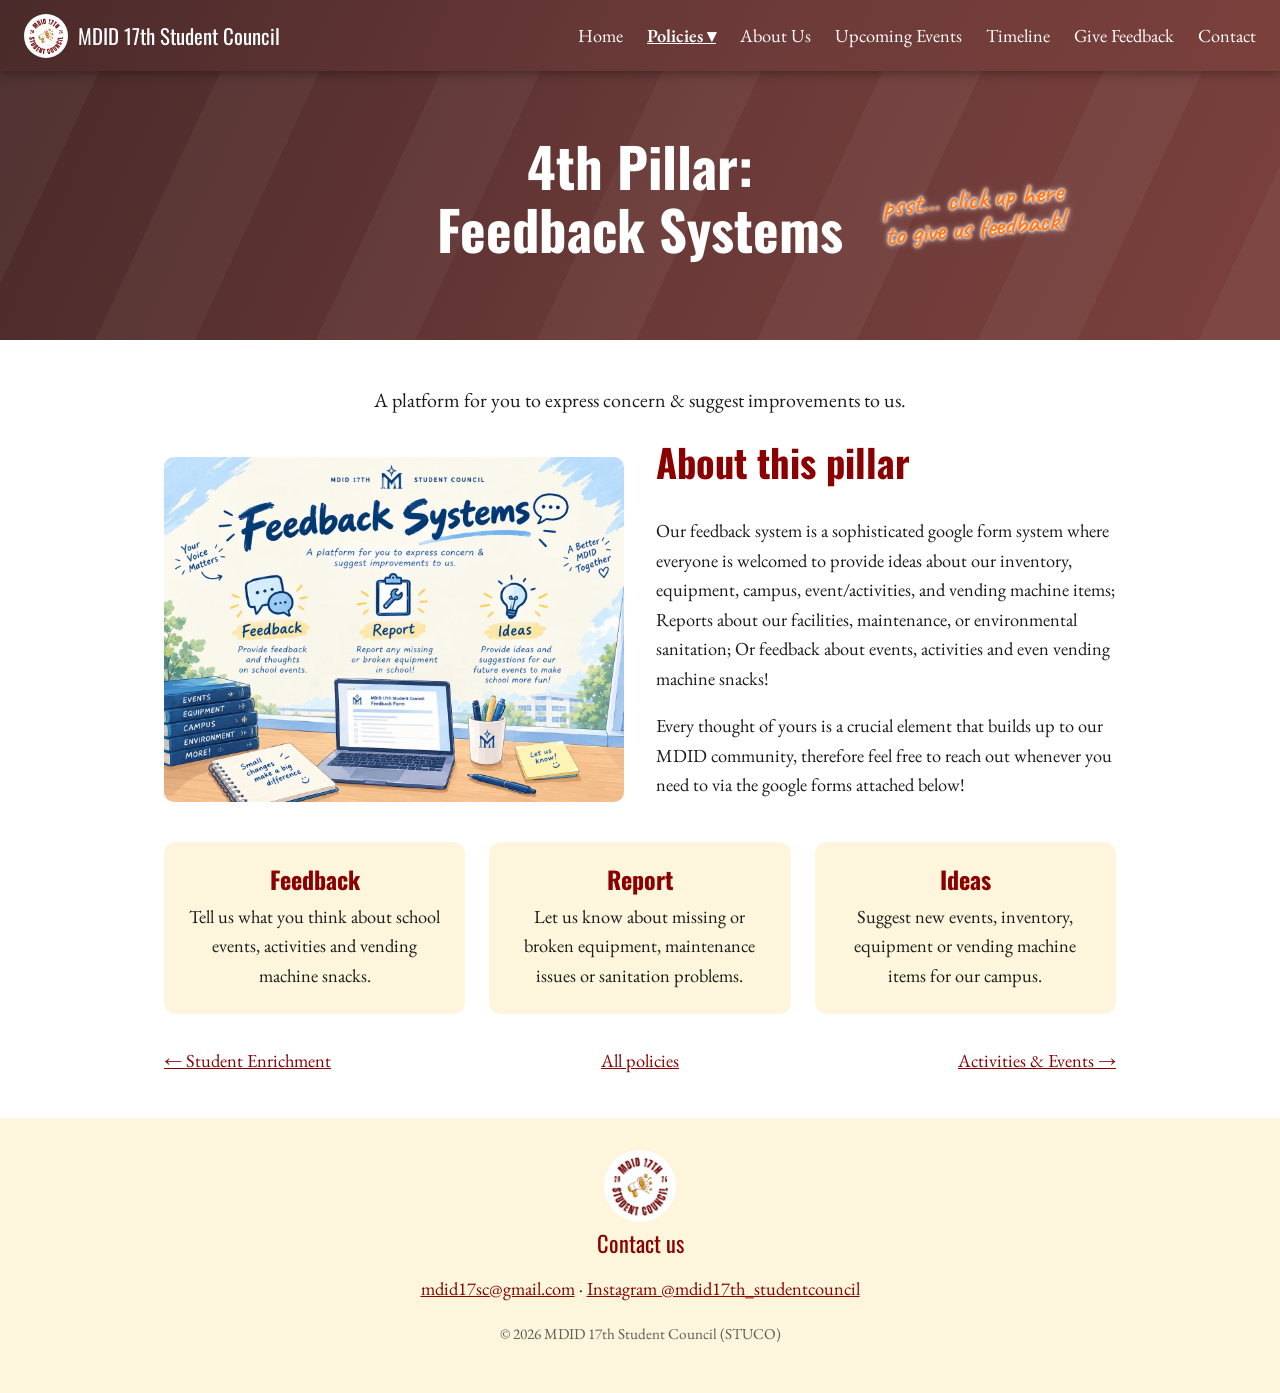
<file: feedback-systems.html>
<!doctype html>
<html lang="en">
<head>
  <meta charset="utf-8">
  <meta name="viewport" content="width=device-width, initial-scale=1">
  <link rel="icon" type="image/png" href="images/logo.png">
  <title>Feedback Systems | MDID 17th Student Council</title>
  <meta name="description" content="Website of the MDID 17th Student Council (STUCO).">
  <link rel="preconnect" href="https://fonts.googleapis.com">
  <link href="https://fonts.googleapis.com/css2?family=EB+Garamond:wght@400;600&family=Oswald:wght@500;700&family=Caveat:wght@700&display=swap" rel="stylesheet">
  <link rel="stylesheet" href="css/style.css?v=48">
</head>
<body class="has-doodle">
  <div class="doodle" aria-hidden="true">
    <svg class="doodle-svg" xmlns="http://www.w3.org/2000/svg">
      <defs><filter id="rough" x="-5%" y="-5%" width="110%" height="110%"><feTurbulence type="fractalNoise" baseFrequency="0.035" numOctaves="2" seed="4"/><feDisplacementMap in="SourceGraphic" scale="3.5"/></filter></defs>
      <g filter="url(#rough)"><path class="d-line" fill="none"/><path class="d-head" fill="none"/></g>
    </svg>
    <a class="doodle-note" href="feedback.html" tabindex="-1">psst&hellip; click up here<br>to give us feedback!</a>
  </div>
  <header class="site-header">
    <nav>
      <a class="brand" href="index.html"><img class="brand-logo" src="images/logo.png" alt="" width="44" height="44"><span>MDID 17th Student Council</span></a>
      <div class="links">
        <a href="index.html">Home</a>
        <div class="dropdown">
          <a href="policies.html" aria-current="page">Policies &#9662;</a>
          <div class="menu">
            <a href="school-spirit.html">1. School Spirit</a>
            <a href="facilities-environment.html">2. Facilities &amp; Environment</a>
            <a href="student-enrichment.html">3. Student Enrichment</a>
            <a href="feedback-systems.html">4. Feedback Systems</a>
            <a href="activities-events.html">5. Activities &amp; Events</a>
          </div>
        </div>
        <a href="about.html">About Us</a>
        <a href="events.html">Upcoming Events</a>
        <a href="timeline.html">Timeline</a>
        <a href="feedback.html">Give Feedback</a>
        <a href="contact.html">Contact</a>
      </div>
    </nav>
    <div class="hero"><h1 class="pillar-title">4th Pillar:<br><span class="nw">Feedback Systems</span></h1></div>
  </header>
  <main>
    <section class="wrap">
      <p class="center lead">A platform for you to express concern &amp; suggest improvements to us.</p>
      <div class="split"><img class="photo" src="images/feedback-systems-graphic.jpg" alt="Feedback Systems: Feedback, Report and Ideas, a platform to express concern and suggest improvements" loading="lazy"><div><h2>About this pillar</h2><p>Our feedback system is a sophisticated google form system where everyone is welcomed to provide ideas about our inventory, equipment, campus, event/activities, and vending machine items; Reports about our facilities, maintenance, or environmental sanitation; Or feedback about events, activities and even vending machine snacks!</p><p>Every thought of yours is a crucial element that builds up to our MDID community, therefore feel free to reach out whenever you need to via the google forms attached below!</p></div></div>
      <ul class="cards feedback-types">
        <li class="card"><h3>Feedback</h3><p>Tell us what you think about school events, activities and vending machine snacks.</p></li>
        <li class="card"><h3>Report</h3><p>Let us know about missing or broken equipment, maintenance issues or sanitation problems.</p></li>
        <li class="card"><h3>Ideas</h3><p>Suggest new events, inventory, equipment or vending machine items for our campus.</p></li>
      </ul>
      <p class="pager"><a href="student-enrichment.html">&larr; Student Enrichment</a><a href="policies.html">All policies</a><a href="activities-events.html">Activities &amp; Events &rarr;</a></p>
    </section>
  </main>
  <footer>
    <img class="footer-logo" src="images/logo.png" alt="MDID 17th Student Council logo" width="72" height="72">
    <p class="footer-title">Contact us</p>
    <p><a href="mailto:mdid17sc@gmail.com">mdid17sc@gmail.com</a> · <a href="https://www.instagram.com/mdid17th_studentcouncil/" target="_blank" rel="noopener">Instagram @mdid17th_studentcouncil</a></p>
    <p class="copy">&copy; 2026 MDID 17th Student Council (STUCO)</p>
  </footer>
  <script src="js/main.js?v=45"></script>
</body>
</html>
</file>
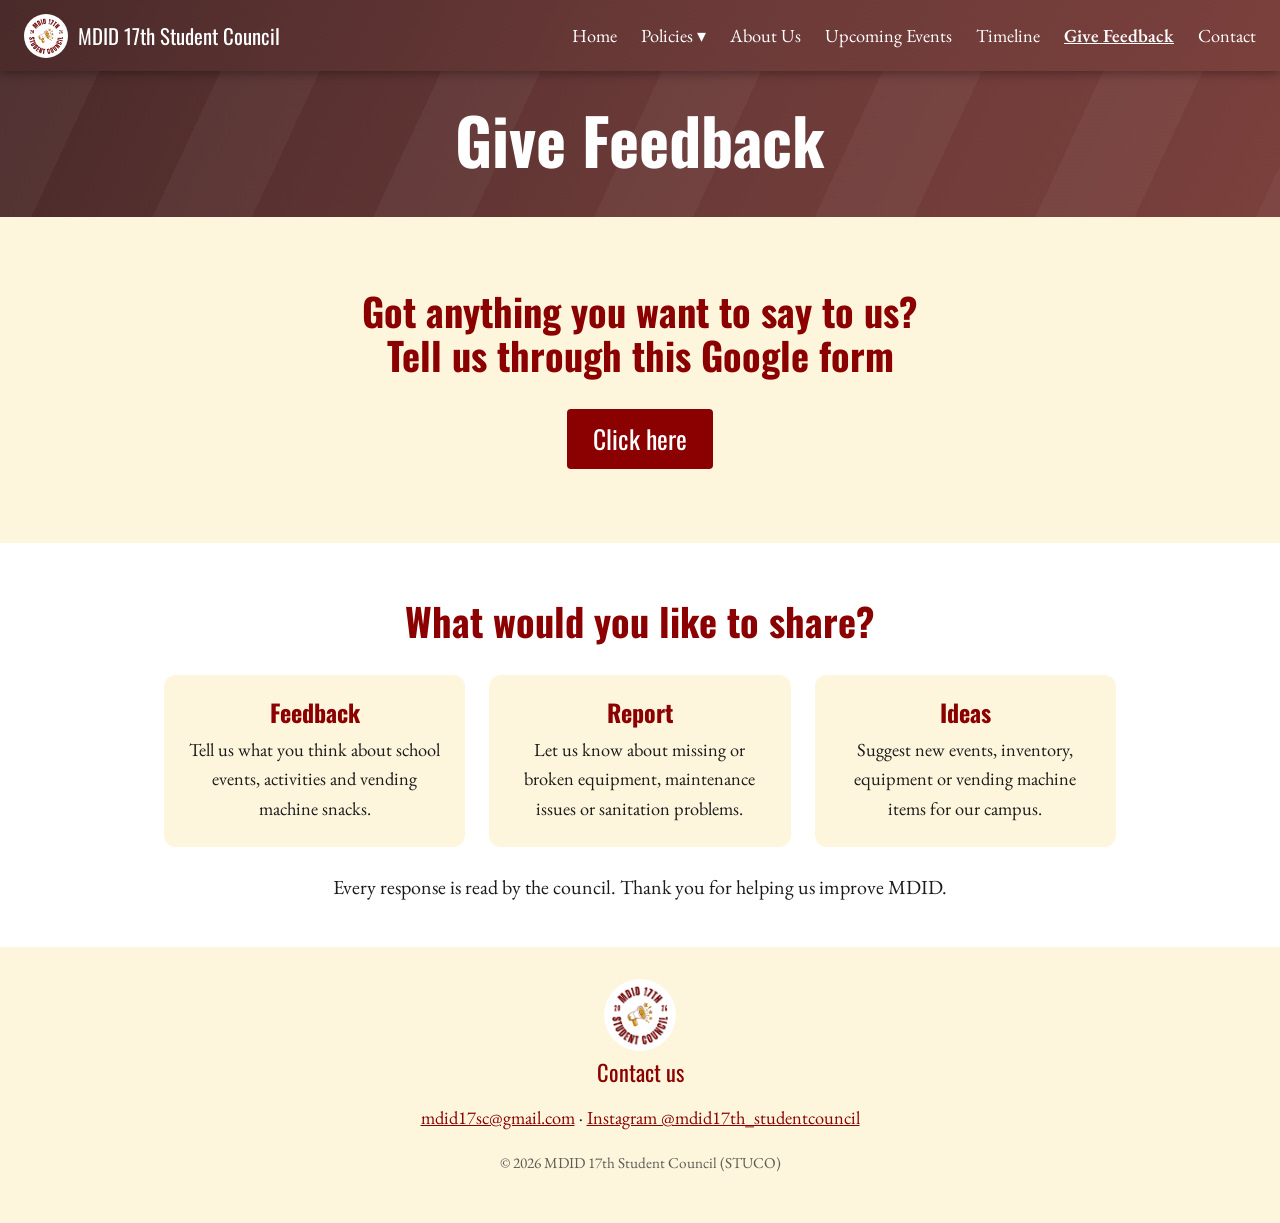
<file: feedback.html>
<!doctype html>
<html lang="en">
<head>
  <meta charset="utf-8">
  <meta name="viewport" content="width=device-width, initial-scale=1">
  <link rel="icon" type="image/png" href="images/logo.png">
  <title>Give Feedback | MDID 17th Student Council</title>
  <meta name="description" content="Website of the MDID 17th Student Council (STUCO).">
  <link rel="preconnect" href="https://fonts.googleapis.com">
  <link href="https://fonts.googleapis.com/css2?family=EB+Garamond:wght@400;600&family=Oswald:wght@500;700&display=swap" rel="stylesheet">
  <link rel="stylesheet" href="css/style.css?v=48">
</head>
<body class="compact-hero">
  <header class="site-header">
    <nav>
      <a class="brand" href="index.html"><img class="brand-logo" src="images/logo.png" alt="" width="44" height="44"><span>MDID 17th Student Council</span></a>
      <div class="links">
        <a href="index.html">Home</a>
        <div class="dropdown">
          <a href="policies.html">Policies &#9662;</a>
          <div class="menu">
            <a href="school-spirit.html">1. School Spirit</a>
            <a href="facilities-environment.html">2. Facilities &amp; Environment</a>
            <a href="student-enrichment.html">3. Student Enrichment</a>
            <a href="feedback-systems.html">4. Feedback Systems</a>
            <a href="activities-events.html">5. Activities &amp; Events</a>
          </div>
        </div>
        <a href="about.html">About Us</a>
        <a href="events.html">Upcoming Events</a>
        <a href="timeline.html">Timeline</a>
        <a href="feedback.html" aria-current="page">Give Feedback</a>
        <a href="contact.html">Contact</a>
      </div>
    </nav>
    <div class="hero"><h1>Give Feedback</h1></div>
  </header>
  <main>
    <section class="band-section center">
      <h2>Got anything you want to say to us?<br>Tell us through this Google form</h2>
      <p><a class="button button-lg" href="https://docs.google.com/forms/d/e/1FAIpQLScGIQuOI8ZQvph9Fdz7ayZmQx9MKM_Urv8slYXe8gL3K7BNqw/viewform?usp=header" target="_blank" rel="noopener">Click here</a></p>
    </section>
    <section class="wrap center">
      <h2>What would you like to share?</h2>
      <ul class="cards feedback-types">
        <li class="card"><h3>Feedback</h3><p>Tell us what you think about school events, activities and vending machine snacks.</p></li>
        <li class="card"><h3>Report</h3><p>Let us know about missing or broken equipment, maintenance issues or sanitation problems.</p></li>
        <li class="card"><h3>Ideas</h3><p>Suggest new events, inventory, equipment or vending machine items for our campus.</p></li>
      </ul>
      <p class="lead">Every response is read by the council. Thank you for helping us improve MDID.</p>
    </section>
  </main>
  <footer>
    <img class="footer-logo" src="images/logo.png" alt="MDID 17th Student Council logo" width="72" height="72">
    <p class="footer-title">Contact us</p>
    <p><a href="mailto:mdid17sc@gmail.com">mdid17sc@gmail.com</a> · <a href="https://www.instagram.com/mdid17th_studentcouncil/" target="_blank" rel="noopener">Instagram @mdid17th_studentcouncil</a></p>
    <p class="copy">&copy; 2026 MDID 17th Student Council (STUCO)</p>
  </footer>
  <script src="js/main.js?v=45"></script>
</body>
</html>
</file>
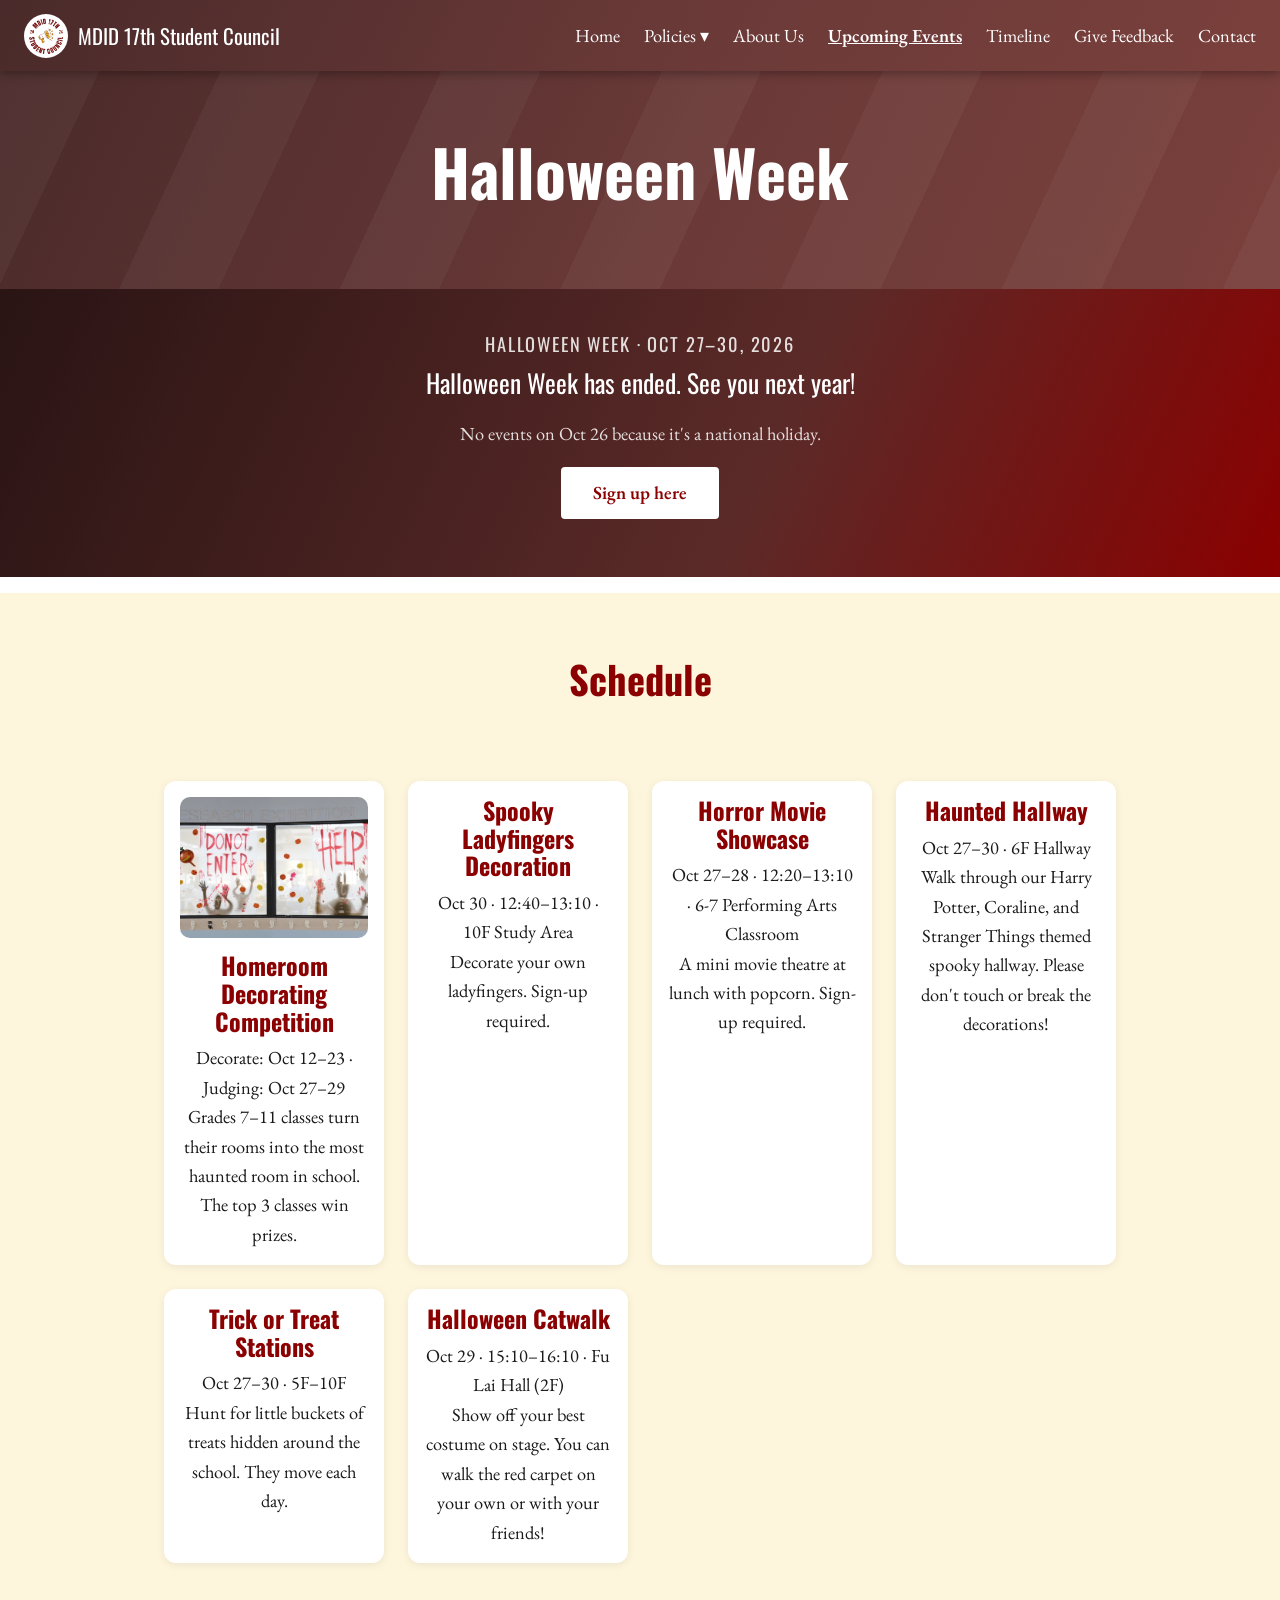
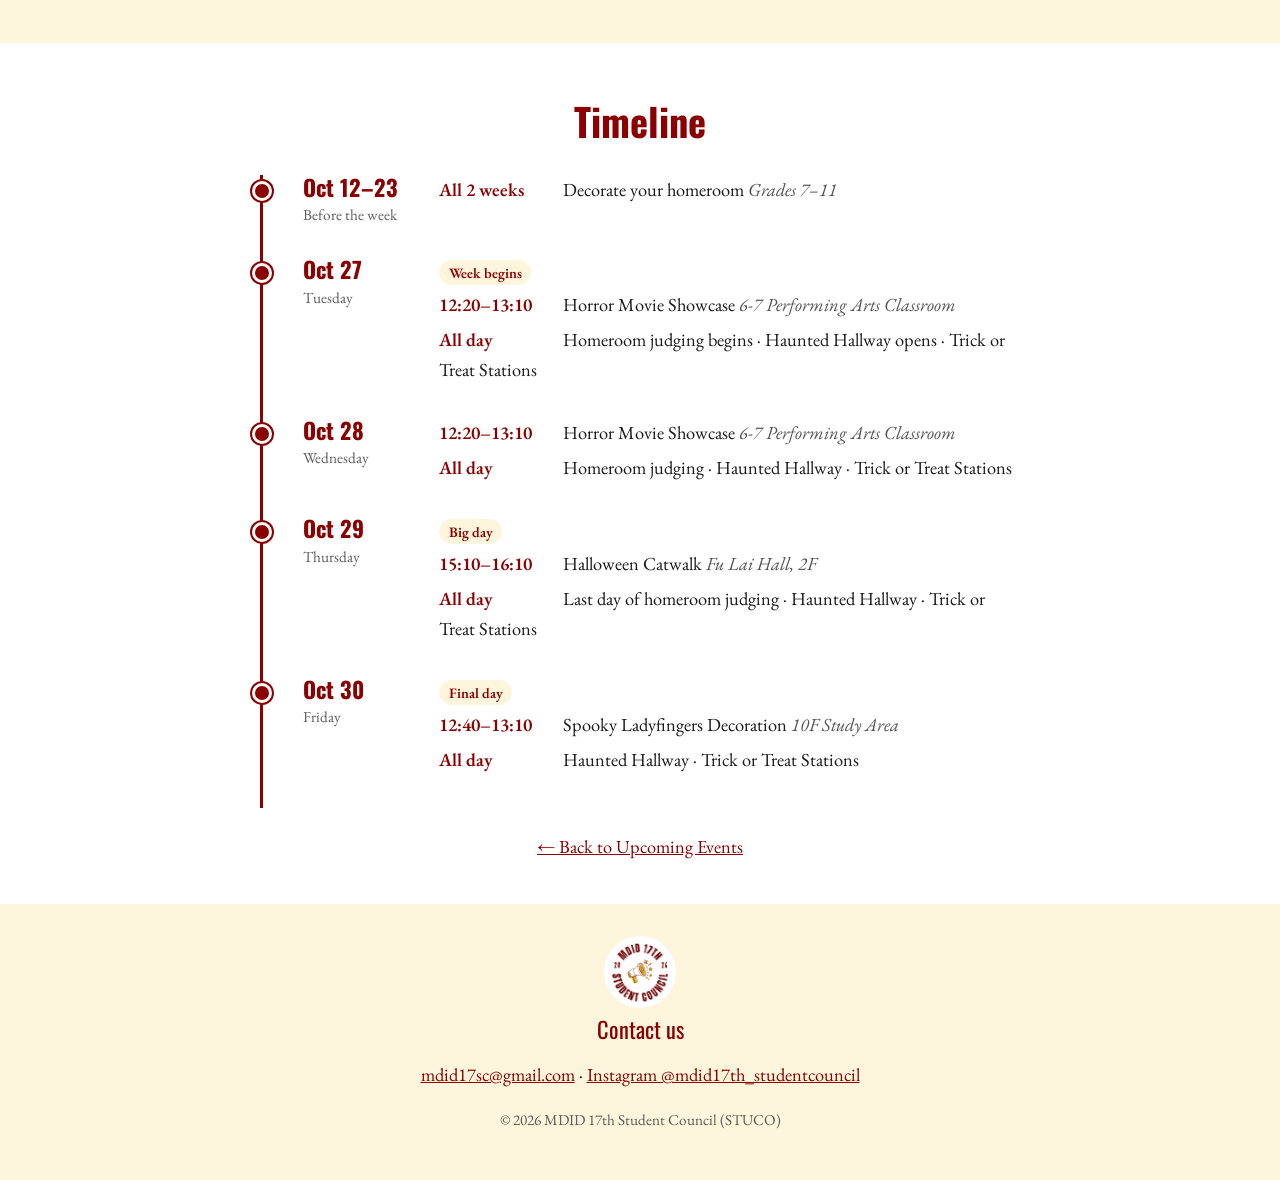
<file: halloween-week.html>
<!doctype html>
<html lang="en">
<head>
  <meta charset="utf-8">
  <meta name="viewport" content="width=device-width, initial-scale=1">
  <link rel="icon" type="image/png" href="images/logo.png">
  <title>Halloween Week | MDID 17th Student Council</title>
  <meta name="description" content="Website of the MDID 17th Student Council (STUCO).">
  <link rel="preconnect" href="https://fonts.googleapis.com">
  <link href="https://fonts.googleapis.com/css2?family=EB+Garamond:wght@400;600&family=Oswald:wght@500;700&display=swap" rel="stylesheet">
  <link rel="stylesheet" href="css/style.css?v=48">
</head>
<body>
  <header class="site-header">
    <nav>
      <a class="brand" href="index.html"><img class="brand-logo" src="images/logo.png" alt="" width="44" height="44"><span>MDID 17th Student Council</span></a>
      <div class="links">
        <a href="index.html">Home</a>
        <div class="dropdown">
          <a href="policies.html">Policies &#9662;</a>
          <div class="menu">
            <a href="school-spirit.html">1. School Spirit</a>
            <a href="facilities-environment.html">2. Facilities &amp; Environment</a>
            <a href="student-enrichment.html">3. Student Enrichment</a>
            <a href="feedback-systems.html">4. Feedback Systems</a>
            <a href="activities-events.html">5. Activities &amp; Events</a>
          </div>
        </div>
        <a href="about.html">About Us</a>
        <a href="events.html" aria-current="page">Upcoming Events</a>
        <a href="timeline.html">Timeline</a>
        <a href="feedback.html">Give Feedback</a>
        <a href="contact.html">Contact</a>
      </div>
    </nav>
    <div class="hero"><h1>Halloween Week</h1></div>
  </header>
  <main>
    <section class="countdown-band">
      <p class="eyebrow">Halloween Week &middot; Oct 27&ndash;30, 2026</p>
      <p id="cd-label" class="cd-label">Starts in</p>
      <div class="cd-row">
        <svg class="cd-arrow" viewBox="0 0 24 40" aria-hidden="true"><path d="M12 2v30M3 22l9 11 9-11" fill="none" stroke="currentColor" stroke-width="3.5" stroke-linecap="round" stroke-linejoin="round"/></svg>
      <div class="cd" id="cd" data-start="2026-10-27T00:00:00+08:00" data-end="2026-10-31T00:00:00+08:00">
        <div><span id="cd-d">--</span><small>days</small></div>
        <div><span id="cd-h">--</span><small>hours</small></div>
        <div><span id="cd-m">--</span><small>minutes</small></div>
        <div><span id="cd-s">--</span><small>seconds</small></div>
      </div>
        <svg class="cd-arrow cd-arrow-r" viewBox="0 0 24 40" aria-hidden="true"><path d="M12 2v30M3 22l9 11 9-11" fill="none" stroke="currentColor" stroke-width="3.5" stroke-linecap="round" stroke-linejoin="round"/></svg>
      </div>
      <p class="cd-note">No events on Oct 26 because it's a national holiday.</p>
      <p><a class="button button-light" href="https://forms.gle/1XrMdWn1BcjwsYHi9" target="_blank" rel="noopener">Sign up here</a></p>
    </section>
    <section class="band-section">
      <h2 class="center">Schedule</h2>
      <div class="wrap">
        <ul class="cards">
          <li class="card"><img class="photo" src="images/halloween-windows.jpg" alt="Classroom windows decorated for Halloween with "Do not enter" and "Help" messages, ghosts and pumpkins" loading="lazy"><h3>Homeroom Decorating Competition</h3><p class="meta">Decorate: Oct 12–23 · Judging: Oct 27–29</p><p>Grades 7–11 classes turn their rooms into the most haunted room in school. The top 3 classes win prizes.</p></li>
          <li class="card"><h3>Spooky Ladyfingers Decoration</h3><p class="meta">Oct 30 · 12:40–13:10 · 10F Study Area</p><p>Decorate your own ladyfingers. Sign-up required.</p></li>
          <li class="card"><h3>Horror Movie Showcase</h3><p class="meta">Oct 27–28 · 12:20–13:10 · 6-7 Performing Arts Classroom</p><p>A mini movie theatre at lunch with popcorn. Sign-up required.</p></li>
          <li class="card"><h3>Haunted Hallway</h3><p class="meta">Oct 27–30 · 6F Hallway</p><p>Walk through our Harry Potter, Coraline, and Stranger Things themed spooky hallway. Please don't touch or break the decorations!</p></li>
          <li class="card"><h3>Trick or Treat Stations</h3><p class="meta">Oct 27–30 · 5F–10F</p><p>Hunt for little buckets of treats hidden around the school. They move each day.</p></li>
          <li class="card"><h3>Halloween Catwalk</h3><p class="meta">Oct 29 · 15:10–16:10 · Fu Lai Hall (2F)</p><p>Show off your best costume on stage. You can walk the red carpet on your own or with your friends!</p></li>
        </ul>
      </div>
    </section>
    <section class="wrap">
      <h2 class="center">Timeline</h2>
      <div class="timeline-wrap">
        <ol class="timeline">
          <li class="tl-day"><div class="tl-date"><strong>Oct 12–23</strong><small>Before the week</small></div><div class="tl-body"><ul><li><span class="t">All 2 weeks</span> Decorate your homeroom <em>Grades 7–11</em></li></ul></div></li>
          <li class="tl-day"><div class="tl-date"><strong>Oct 27</strong><small>Tuesday</small></div><div class="tl-body"><span class="tl-tag">Week begins</span><ul><li><span class="t">12:20–13:10</span> Horror Movie Showcase <em>6-7 Performing Arts Classroom</em></li><li><span class="t">All day</span> Homeroom judging begins · Haunted Hallway opens · Trick or Treat Stations</li></ul></div></li>
          <li class="tl-day"><div class="tl-date"><strong>Oct 28</strong><small>Wednesday</small></div><div class="tl-body"><ul><li><span class="t">12:20–13:10</span> Horror Movie Showcase <em>6-7 Performing Arts Classroom</em></li><li><span class="t">All day</span> Homeroom judging · Haunted Hallway · Trick or Treat Stations</li></ul></div></li>
          <li class="tl-day"><div class="tl-date"><strong>Oct 29</strong><small>Thursday</small></div><div class="tl-body"><span class="tl-tag">Big day</span><ul><li><span class="t">15:10–16:10</span> Halloween Catwalk <em>Fu Lai Hall, 2F</em></li><li><span class="t">All day</span> Last day of homeroom judging · Haunted Hallway · Trick or Treat Stations</li></ul></div></li>
          <li class="tl-day"><div class="tl-date"><strong>Oct 30</strong><small>Friday</small></div><div class="tl-body"><span class="tl-tag">Final day</span><ul><li><span class="t">12:40–13:10</span> Spooky Ladyfingers Decoration <em>10F Study Area</em></li><li><span class="t">All day</span> Haunted Hallway · Trick or Treat Stations</li></ul></div></li>
        </ol>
      </div>
      <p class="center"><a href="events.html">&larr; Back to Upcoming Events</a></p>
    </section>
  </main>
  <footer>
    <img class="footer-logo" src="images/logo.png" alt="MDID 17th Student Council logo" width="72" height="72">
    <p class="footer-title">Contact us</p>
    <p><a href="mailto:mdid17sc@gmail.com">mdid17sc@gmail.com</a> · <a href="https://www.instagram.com/mdid17th_studentcouncil/" target="_blank" rel="noopener">Instagram @mdid17th_studentcouncil</a></p>
    <p class="copy">&copy; 2026 MDID 17th Student Council (STUCO)</p>
  </footer>
  <script src="js/main.js?v=45"></script>
</body>
</html>
</file>
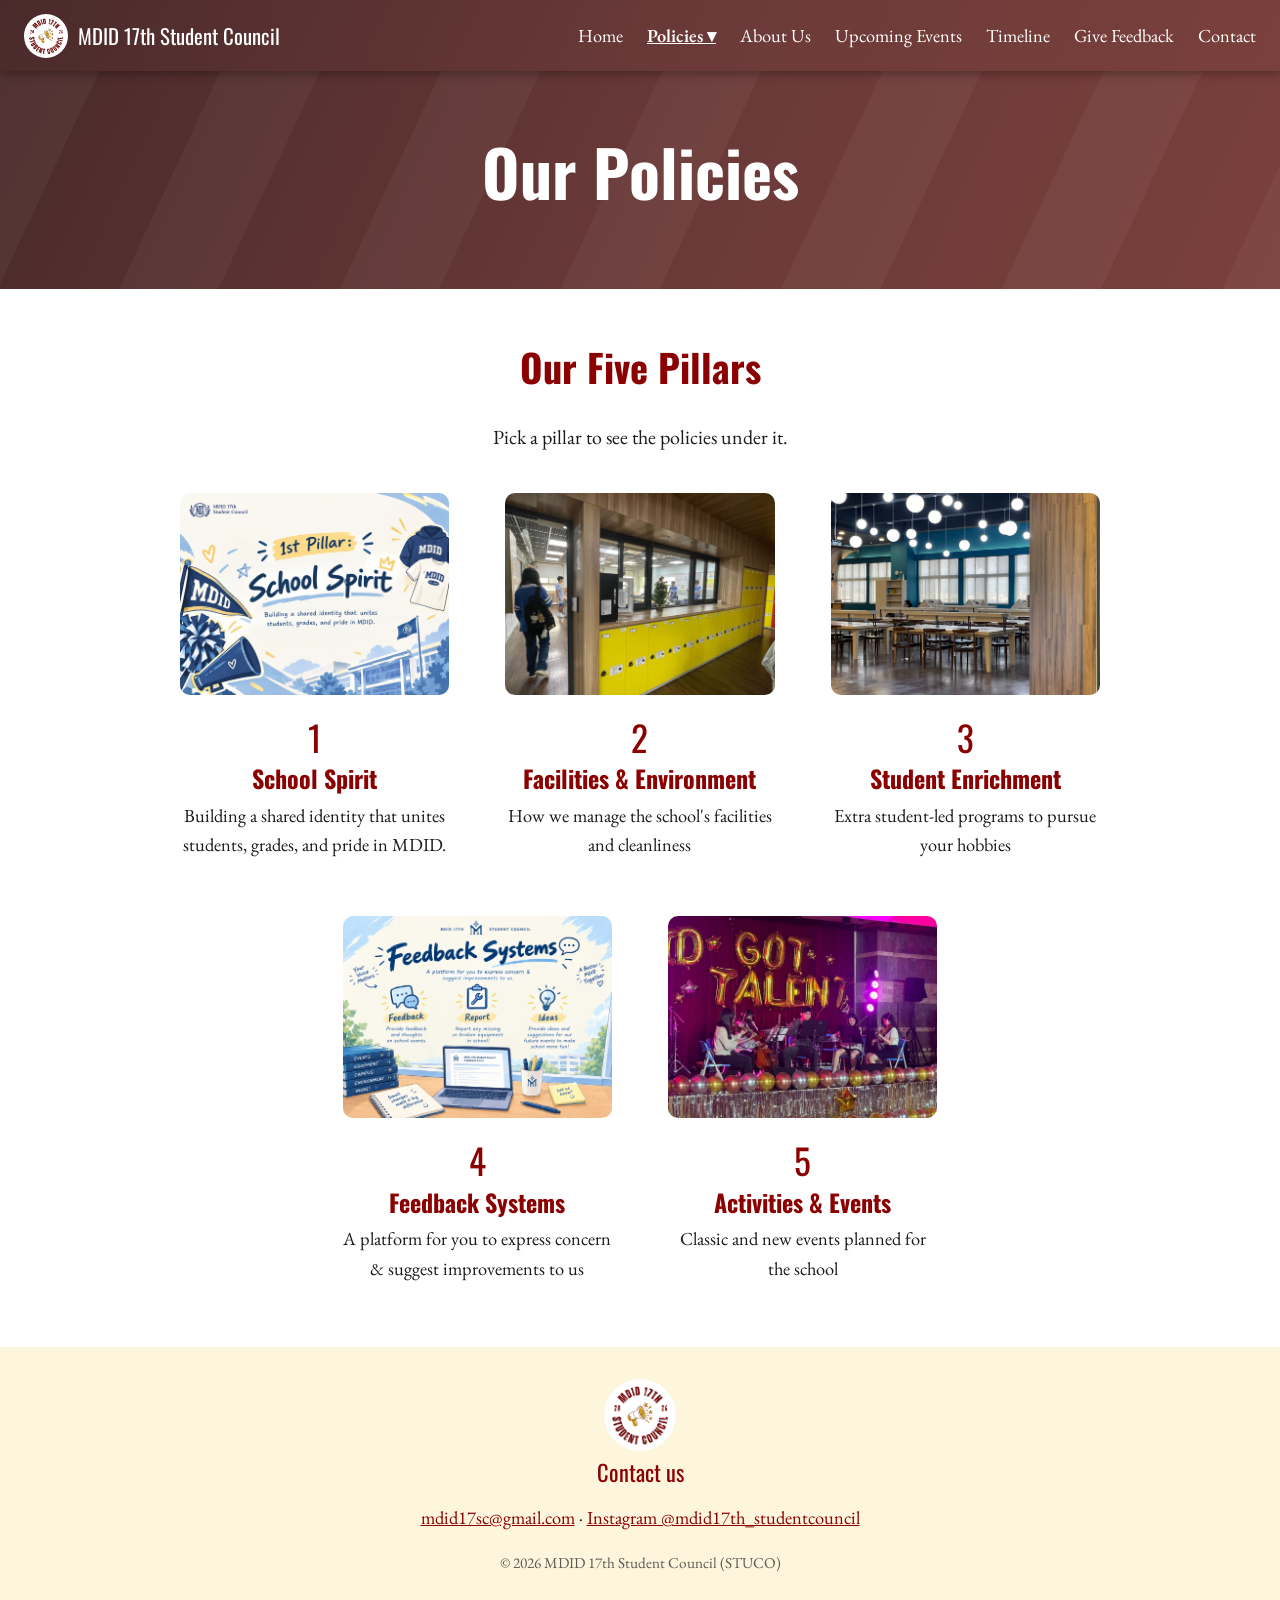
<file: policies.html>
<!doctype html>
<html lang="en">
<head>
  <meta charset="utf-8">
  <meta name="viewport" content="width=device-width, initial-scale=1">
  <link rel="icon" type="image/png" href="images/logo.png">
  <title>Policies | MDID 17th Student Council</title>
  <meta name="description" content="Website of the MDID 17th Student Council (STUCO).">
  <link rel="preconnect" href="https://fonts.googleapis.com">
  <link href="https://fonts.googleapis.com/css2?family=EB+Garamond:wght@400;600&family=Oswald:wght@500;700&display=swap" rel="stylesheet">
  <link rel="stylesheet" href="css/style.css?v=48">
</head>
<body>
  <header class="site-header">
    <nav>
      <a class="brand" href="index.html"><img class="brand-logo" src="images/logo.png" alt="" width="44" height="44"><span>MDID 17th Student Council</span></a>
      <div class="links">
        <a href="index.html">Home</a>
        <div class="dropdown">
          <a href="policies.html" aria-current="page">Policies &#9662;</a>
          <div class="menu">
            <a href="school-spirit.html">1. School Spirit</a>
            <a href="facilities-environment.html">2. Facilities &amp; Environment</a>
            <a href="student-enrichment.html">3. Student Enrichment</a>
            <a href="feedback-systems.html">4. Feedback Systems</a>
            <a href="activities-events.html">5. Activities &amp; Events</a>
          </div>
        </div>
        <a href="about.html">About Us</a>
        <a href="events.html">Upcoming Events</a>
        <a href="timeline.html">Timeline</a>
        <a href="feedback.html">Give Feedback</a>
        <a href="contact.html">Contact</a>
      </div>
    </nav>
    <div class="hero"><h1>Our Policies</h1></div>
  </header>
  <main>
    <section class="wrap">
      <h2 class="center">Our Five Pillars</h2>
      <p class="center lead">Pick a pillar to see the policies under it.</p>
      <ul class="cards w-shape"><li class="card pillar"><img class="photo" src="images/pillar-school-spirit.jpg" alt="School Spirit: building a shared identity across every grade" loading="lazy"><span class="num">1</span><h3><a href="school-spirit.html">School Spirit</a></h3><p>Building a shared identity that unites students, grades, and pride in MDID.</p></li><li class="card pillar"><img class="photo" src="images/pillar-facilities.jpg" alt="Yellow lockers and a student lounge window in an MDID hallway" loading="lazy"><span class="num">2</span><h3><a href="facilities-environment.html">Facilities &amp; Environment</a></h3><p>How we manage the school's facilities and cleanliness</p></li><li class="card pillar"><img class="photo" src="images/pillar-enrichment.jpg" alt="A bright study hall with long tables and round hanging lamps" loading="lazy"><span class="num">3</span><h3><a href="student-enrichment.html">Student Enrichment</a></h3><p>Extra student-led programs to pursue your hobbies</p></li><li class="card pillar"><img class="photo" src="images/pillar-feedback.jpg" alt="Feedback Systems: Feedback, Report and Ideas" loading="lazy"><span class="num">4</span><h3><a href="feedback-systems.html">Feedback Systems</a></h3><p>A platform for you to express concern &amp; suggest improvements to us</p></li><li class="card pillar"><img class="photo" src="images/pillar-activities.jpg" alt="A string quartet performing at MDID's Got Talent" loading="lazy"><span class="num">5</span><h3><a href="activities-events.html">Activities &amp; Events</a></h3><p>Classic and new events planned for the school</p></li></ul>
    </section>
  </main>
  <footer>
    <img class="footer-logo" src="images/logo.png" alt="MDID 17th Student Council logo" width="72" height="72">
    <p class="footer-title">Contact us</p>
    <p><a href="mailto:mdid17sc@gmail.com">mdid17sc@gmail.com</a> · <a href="https://www.instagram.com/mdid17th_studentcouncil/" target="_blank" rel="noopener">Instagram @mdid17th_studentcouncil</a></p>
    <p class="copy">&copy; 2026 MDID 17th Student Council (STUCO)</p>
  </footer>
  <script src="js/main.js?v=45"></script>
</body>
</html>
</file>
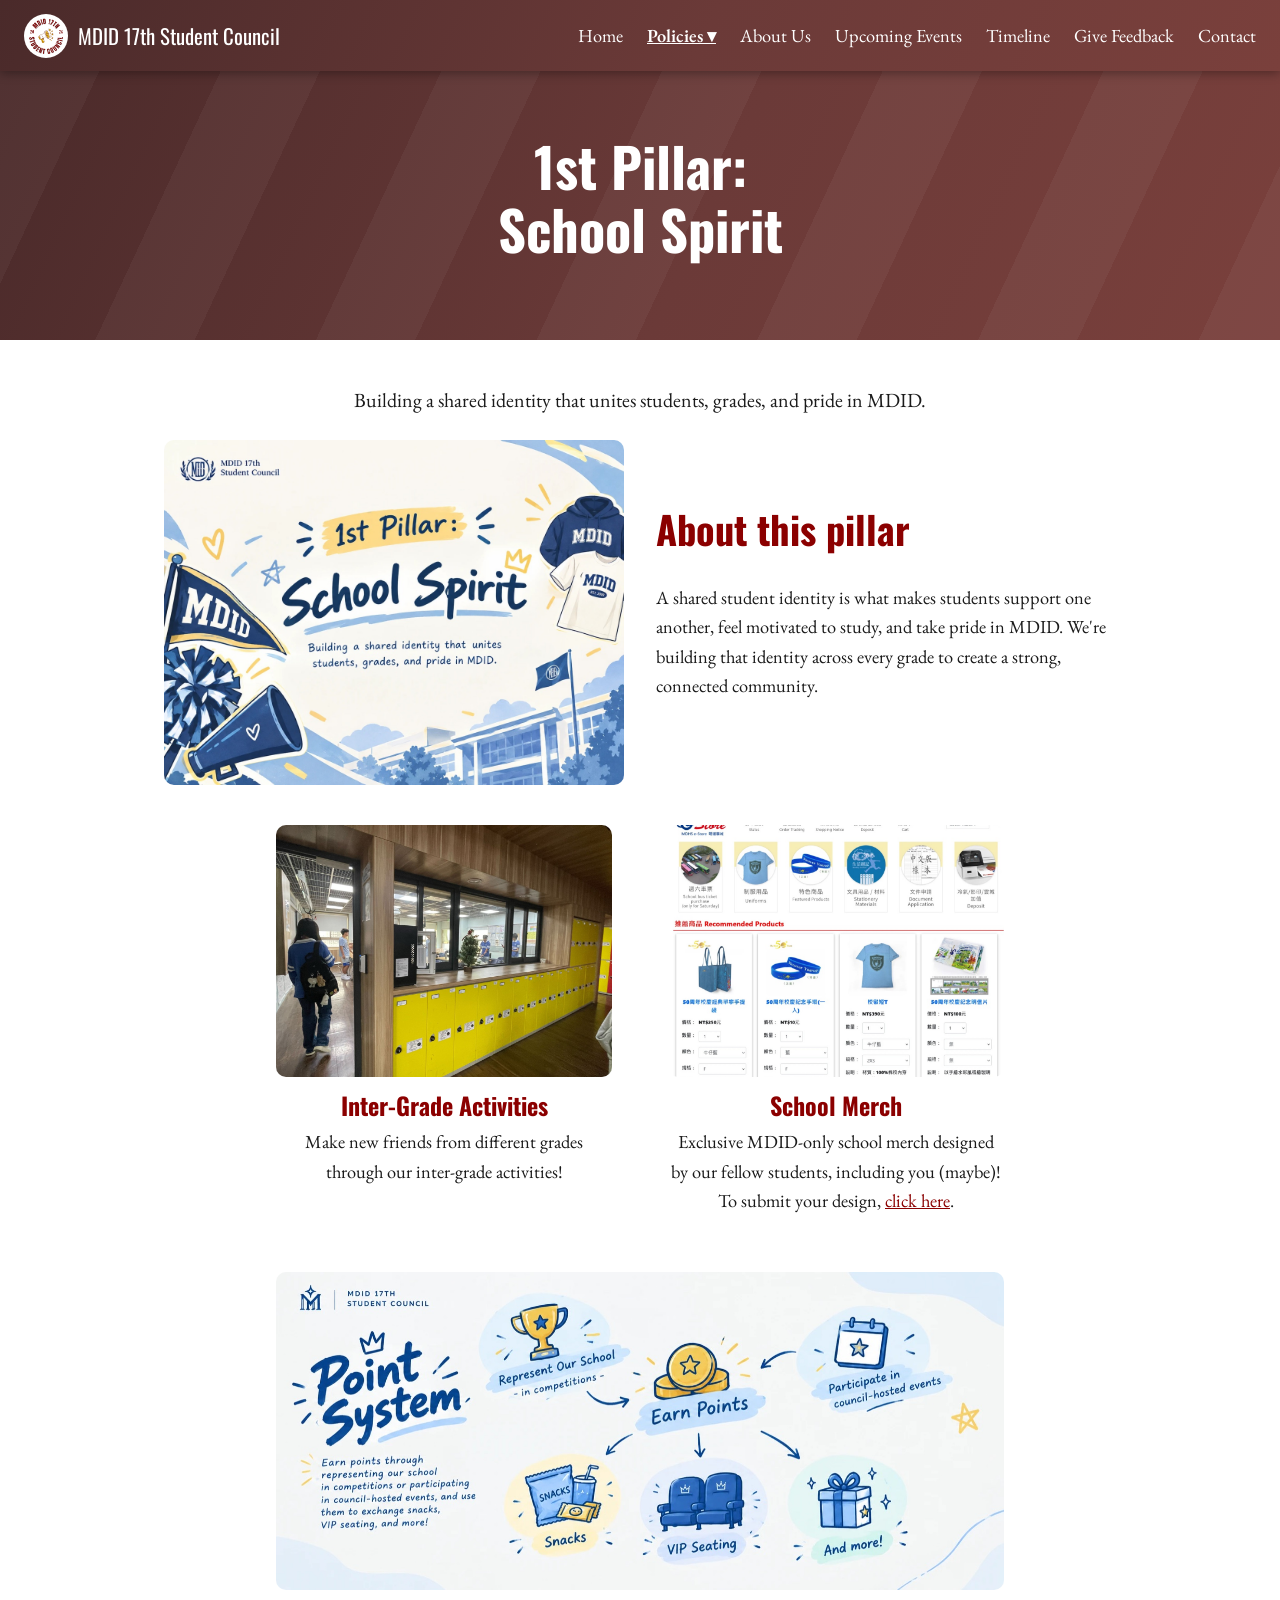
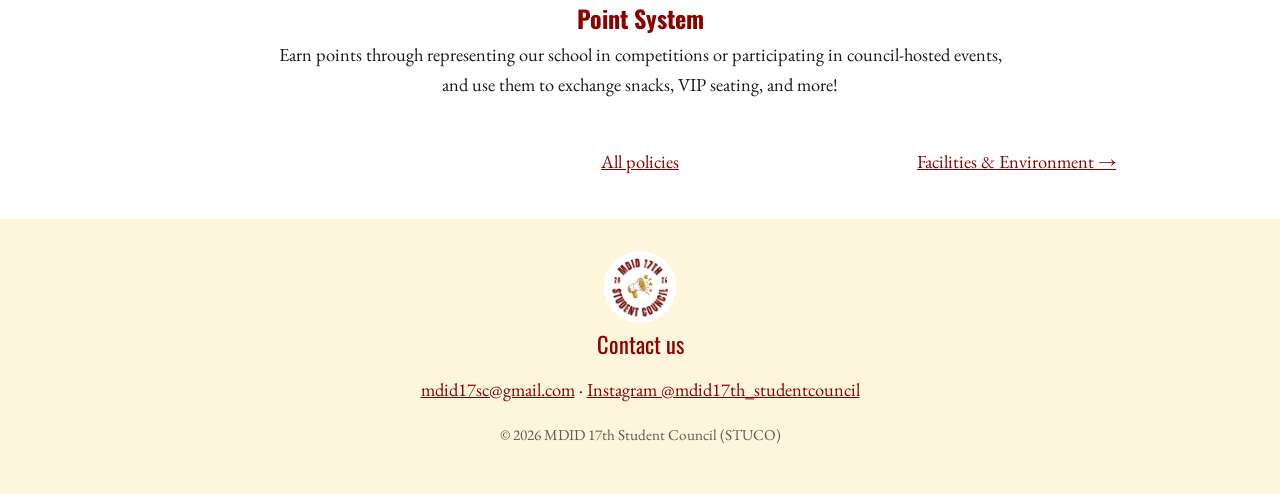
<file: school-spirit.html>
<!doctype html>
<html lang="en">
<head>
  <meta charset="utf-8">
  <meta name="viewport" content="width=device-width, initial-scale=1">
  <link rel="icon" type="image/png" href="images/logo.png">
  <title>School Spirit | MDID 17th Student Council</title>
  <meta name="description" content="Website of the MDID 17th Student Council (STUCO).">
  <link rel="preconnect" href="https://fonts.googleapis.com">
  <link href="https://fonts.googleapis.com/css2?family=EB+Garamond:wght@400;600&family=Oswald:wght@500;700&display=swap" rel="stylesheet">
  <link rel="stylesheet" href="css/style.css?v=48">
</head>
<body>
  <header class="site-header">
    <nav>
      <a class="brand" href="index.html"><img class="brand-logo" src="images/logo.png" alt="" width="44" height="44"><span>MDID 17th Student Council</span></a>
      <div class="links">
        <a href="index.html">Home</a>
        <div class="dropdown">
          <a href="policies.html" aria-current="page">Policies &#9662;</a>
          <div class="menu">
            <a href="school-spirit.html">1. School Spirit</a>
            <a href="facilities-environment.html">2. Facilities &amp; Environment</a>
            <a href="student-enrichment.html">3. Student Enrichment</a>
            <a href="feedback-systems.html">4. Feedback Systems</a>
            <a href="activities-events.html">5. Activities &amp; Events</a>
          </div>
        </div>
        <a href="about.html">About Us</a>
        <a href="events.html">Upcoming Events</a>
        <a href="timeline.html">Timeline</a>
        <a href="feedback.html">Give Feedback</a>
        <a href="contact.html">Contact</a>
      </div>
    </nav>
    <div class="hero"><h1 class="pillar-title">1st Pillar:<br><span class="nw">School Spirit</span></h1></div>
  </header>
  <main>
    <section class="wrap">
      <p class="center lead">Building a shared identity that unites students, grades, and pride in MDID.</p>
      <div class="split"><img class="photo" src="images/school-spirit-banner.jpg" alt="1st Pillar: School Spirit, building a shared identity that unites students, grades, and pride in MDID" loading="lazy"><div><h2>About this pillar</h2><p>A shared student identity is what makes students support one another, feel motivated to study, and take pride in MDID. We're building that identity across every grade to create a strong, connected community.</p></div></div>
      <ul class="cards cards-2">
        <li class="card"><img class="photo" src="images/inter-grade-hallway.jpg" alt="Students walking through a school hallway lined with yellow lockers" loading="lazy"><h3>Inter-Grade Activities</h3><p>Make new friends from different grades through our inter-grade activities!</p></li>
        <li class="card"><img class="photo" src="images/merch-store.jpg" alt="The MDHS e-Store page with uniforms and featured school merch" loading="lazy" style="object-position: 50% 22%"><h3>School Merch</h3><p>Exclusive MDID-only school merch designed by our fellow students, including you (maybe)!</p><p>To submit your design, <a href="https://docs.google.com/forms/d/e/1FAIpQLSfN5q6Xqco4NRFRUsXdfy7t7C6P9arKgd33EQKz4Efy31TuxA/viewform?usp=send_form" target="_blank" rel="noopener">click here</a>.</p></li>
        <li class="card card-wide"><img class="photo" src="images/point-system-wide.jpg" alt="Point System: earn points through competitions and council events, then redeem them for snacks, VIP seating and more" loading="lazy"><h3>Point System</h3><p>Earn points through representing our school in competitions or participating in council-hosted events, and use them to exchange snacks, VIP seating, and more!</p></li>
      </ul>
      <p class="pager"><span></span><a href="policies.html">All policies</a><a href="facilities-environment.html">Facilities &amp; Environment &rarr;</a></p>
    </section>
  </main>
  <footer>
    <img class="footer-logo" src="images/logo.png" alt="MDID 17th Student Council logo" width="72" height="72">
    <p class="footer-title">Contact us</p>
    <p><a href="mailto:mdid17sc@gmail.com">mdid17sc@gmail.com</a> · <a href="https://www.instagram.com/mdid17th_studentcouncil/" target="_blank" rel="noopener">Instagram @mdid17th_studentcouncil</a></p>
    <p class="copy">&copy; 2026 MDID 17th Student Council (STUCO)</p>
  </footer>
  <script src="js/main.js?v=45"></script>
</body>
</html>
</file>
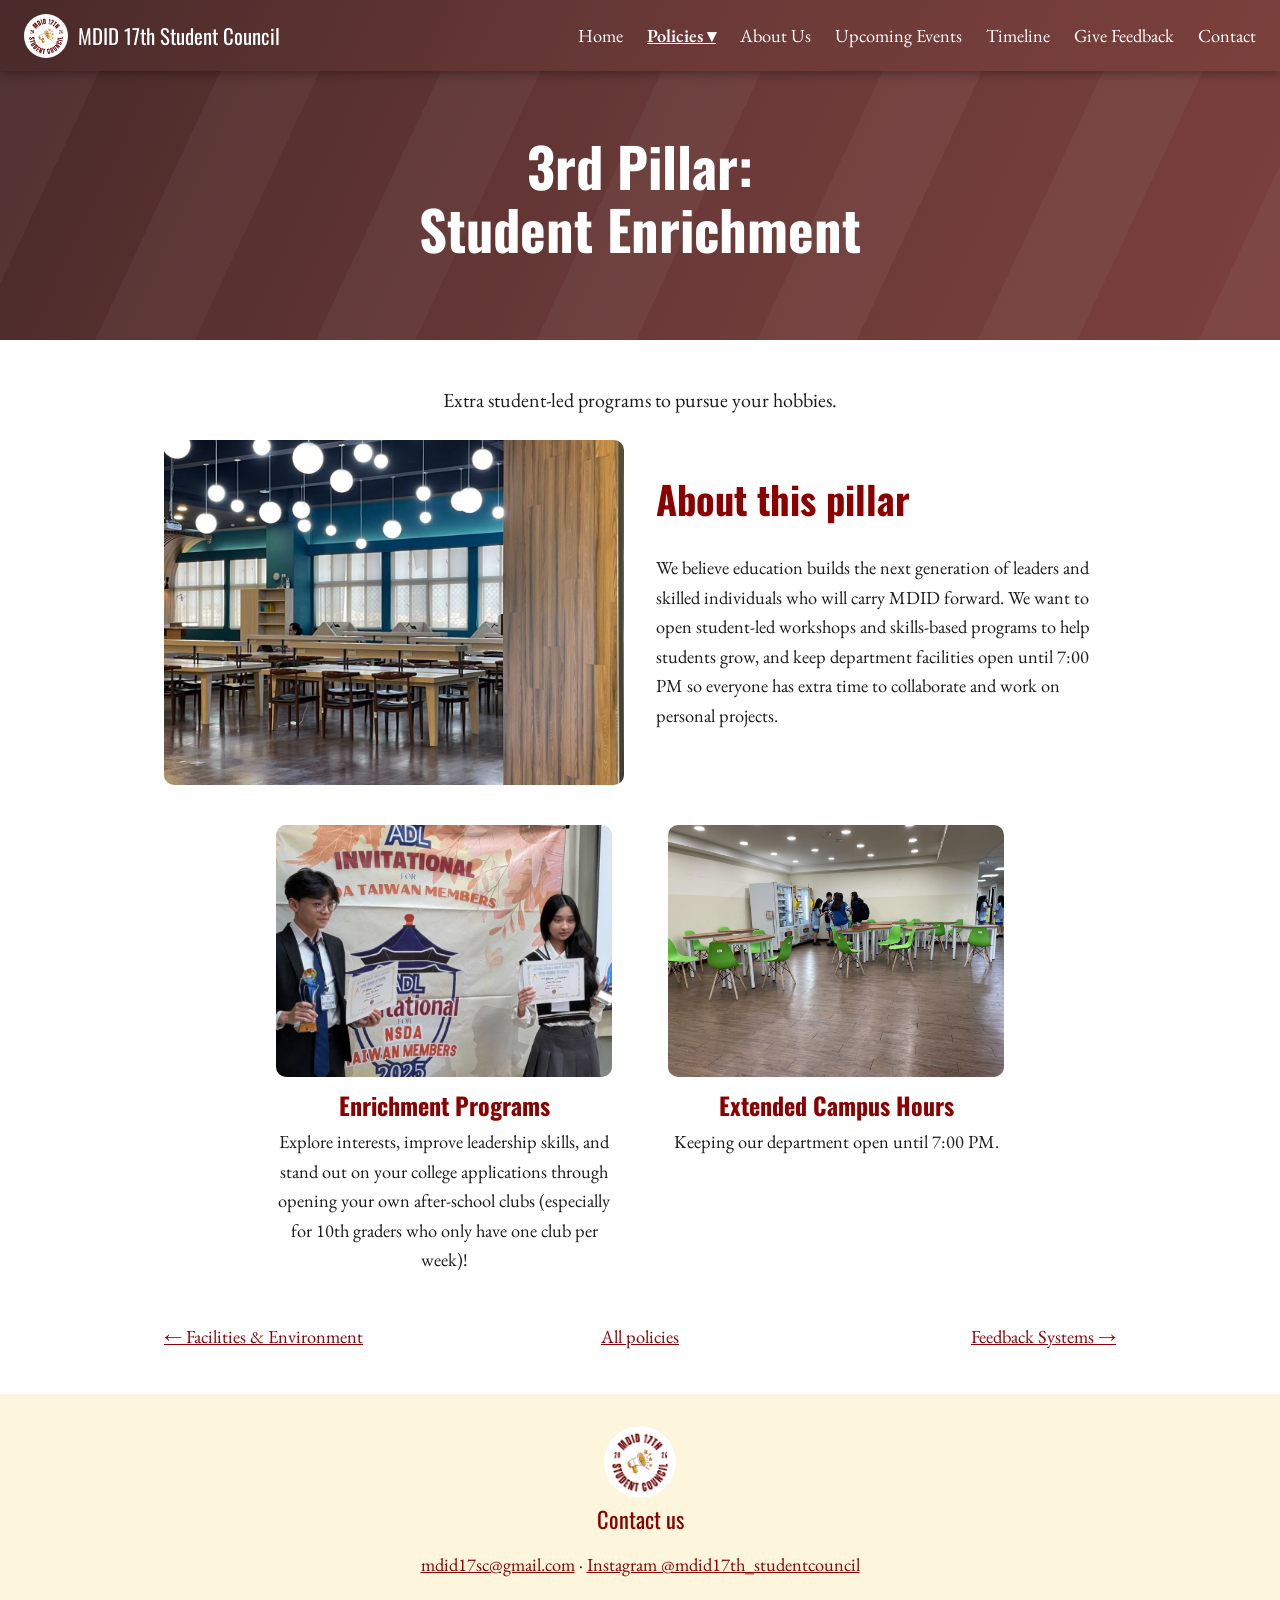
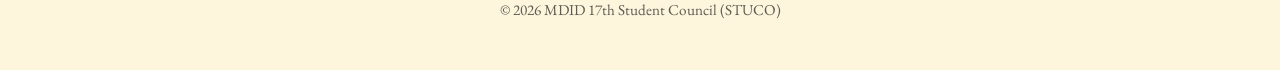
<file: student-enrichment.html>
<!doctype html>
<html lang="en">
<head>
  <meta charset="utf-8">
  <meta name="viewport" content="width=device-width, initial-scale=1">
  <link rel="icon" type="image/png" href="images/logo.png">
  <title>Student Enrichment | MDID 17th Student Council</title>
  <meta name="description" content="Website of the MDID 17th Student Council (STUCO).">
  <link rel="preconnect" href="https://fonts.googleapis.com">
  <link href="https://fonts.googleapis.com/css2?family=EB+Garamond:wght@400;600&family=Oswald:wght@500;700&display=swap" rel="stylesheet">
  <link rel="stylesheet" href="css/style.css?v=48">
</head>
<body>
  <header class="site-header">
    <nav>
      <a class="brand" href="index.html"><img class="brand-logo" src="images/logo.png" alt="" width="44" height="44"><span>MDID 17th Student Council</span></a>
      <div class="links">
        <a href="index.html">Home</a>
        <div class="dropdown">
          <a href="policies.html" aria-current="page">Policies &#9662;</a>
          <div class="menu">
            <a href="school-spirit.html">1. School Spirit</a>
            <a href="facilities-environment.html">2. Facilities &amp; Environment</a>
            <a href="student-enrichment.html">3. Student Enrichment</a>
            <a href="feedback-systems.html">4. Feedback Systems</a>
            <a href="activities-events.html">5. Activities &amp; Events</a>
          </div>
        </div>
        <a href="about.html">About Us</a>
        <a href="events.html">Upcoming Events</a>
        <a href="timeline.html">Timeline</a>
        <a href="feedback.html">Give Feedback</a>
        <a href="contact.html">Contact</a>
      </div>
    </nav>
    <div class="hero"><h1 class="pillar-title">3rd Pillar:<br><span class="nw">Student Enrichment</span></h1></div>
  </header>
  <main>
    <section class="wrap">
      <p class="center lead">Extra student-led programs to pursue your hobbies.</p>
      <div class="split"><img class="photo" src="images/enrichment-study-hall.jpg" alt="A bright study hall with long tables and round hanging lamps" loading="lazy"><div><h2>About this pillar</h2><p>We believe education builds the next generation of leaders and skilled individuals who will carry MDID forward. We want to open student-led workshops and skills-based programs to help students grow, and keep department facilities open until 7:00 PM so everyone has extra time to collaborate and work on personal projects.</p></div></div>
      <ul class="cards cards-2"><li class="card"><img class="photo" src="images/enrichment-debate.jpg" alt="Two MDID students holding trophies and certificates at the ADL Invitational debate tournament" loading="lazy" style="object-position: 50% 57%"><h3>Enrichment Programs</h3><p>Explore interests, improve leadership skills, and stand out on your college applications through opening your own after-school clubs (especially for 10th graders who only have one club per week)!</p></li><li class="card"><img class="photo" src="images/enrichment-lounge.jpg" alt="A student lounge with green chairs, tables and vending machines" loading="lazy"><h3>Extended Campus Hours</h3><p>Keeping our department open until 7:00 PM.</p></li></ul>
      <p class="pager"><a href="facilities-environment.html">&larr; Facilities &amp; Environment</a><a href="policies.html">All policies</a><a href="feedback-systems.html">Feedback Systems &rarr;</a></p>
    </section>
  </main>
  <footer>
    <img class="footer-logo" src="images/logo.png" alt="MDID 17th Student Council logo" width="72" height="72">
    <p class="footer-title">Contact us</p>
    <p><a href="mailto:mdid17sc@gmail.com">mdid17sc@gmail.com</a> · <a href="https://www.instagram.com/mdid17th_studentcouncil/" target="_blank" rel="noopener">Instagram @mdid17th_studentcouncil</a></p>
    <p class="copy">&copy; 2026 MDID 17th Student Council (STUCO)</p>
  </footer>
  <script src="js/main.js?v=45"></script>
</body>
</html>
</file>
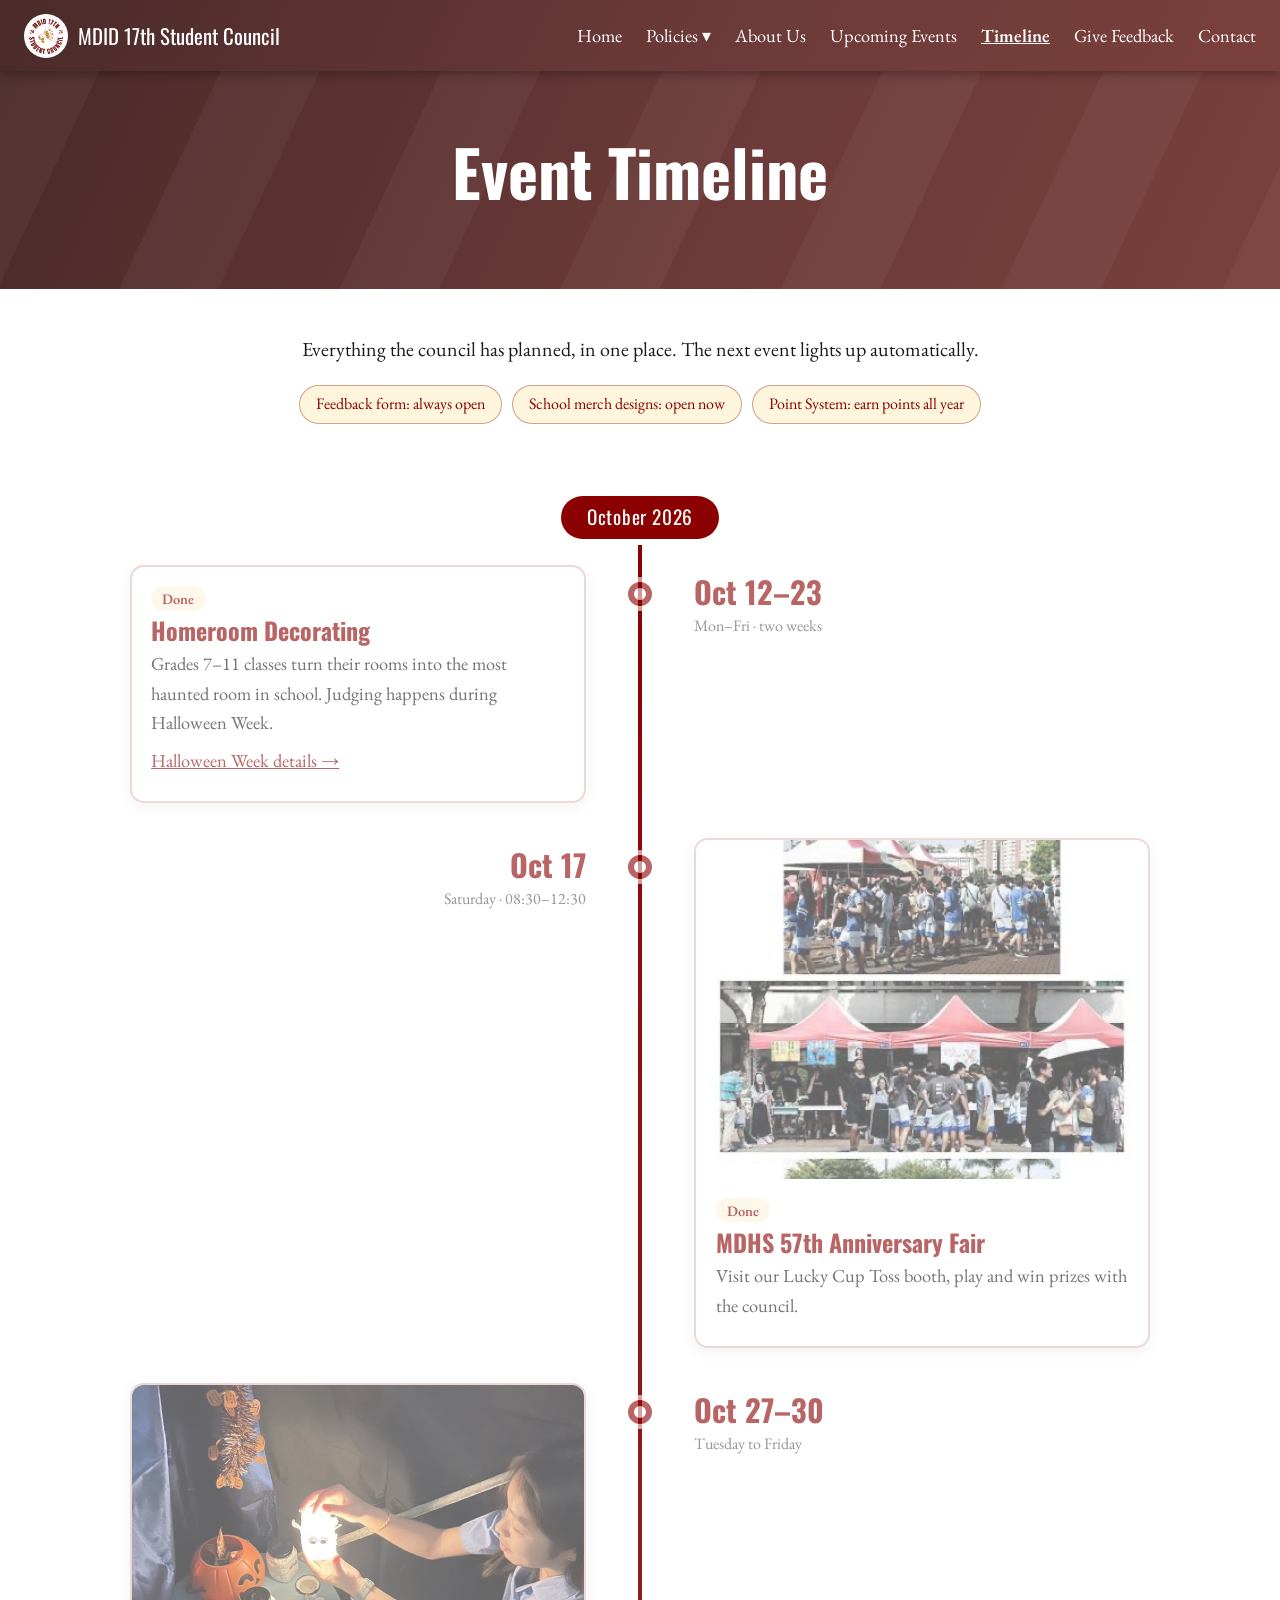
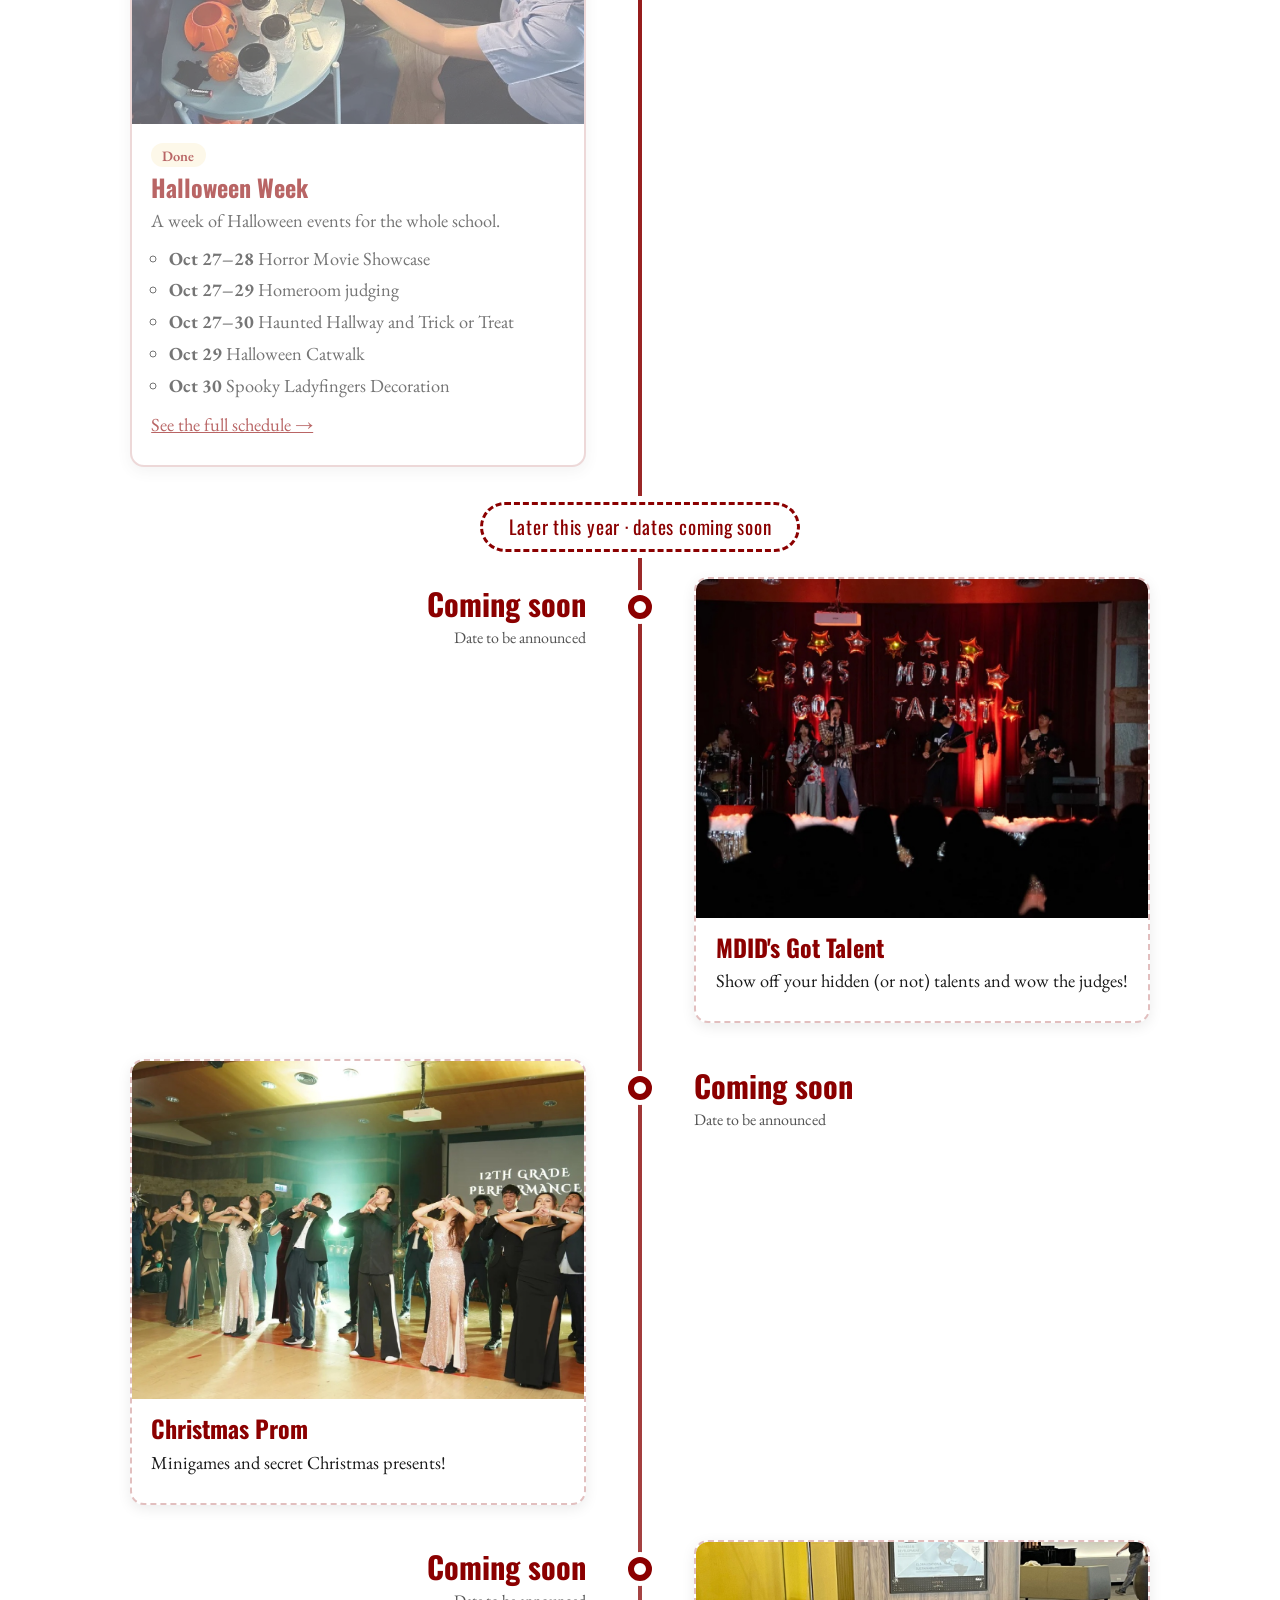
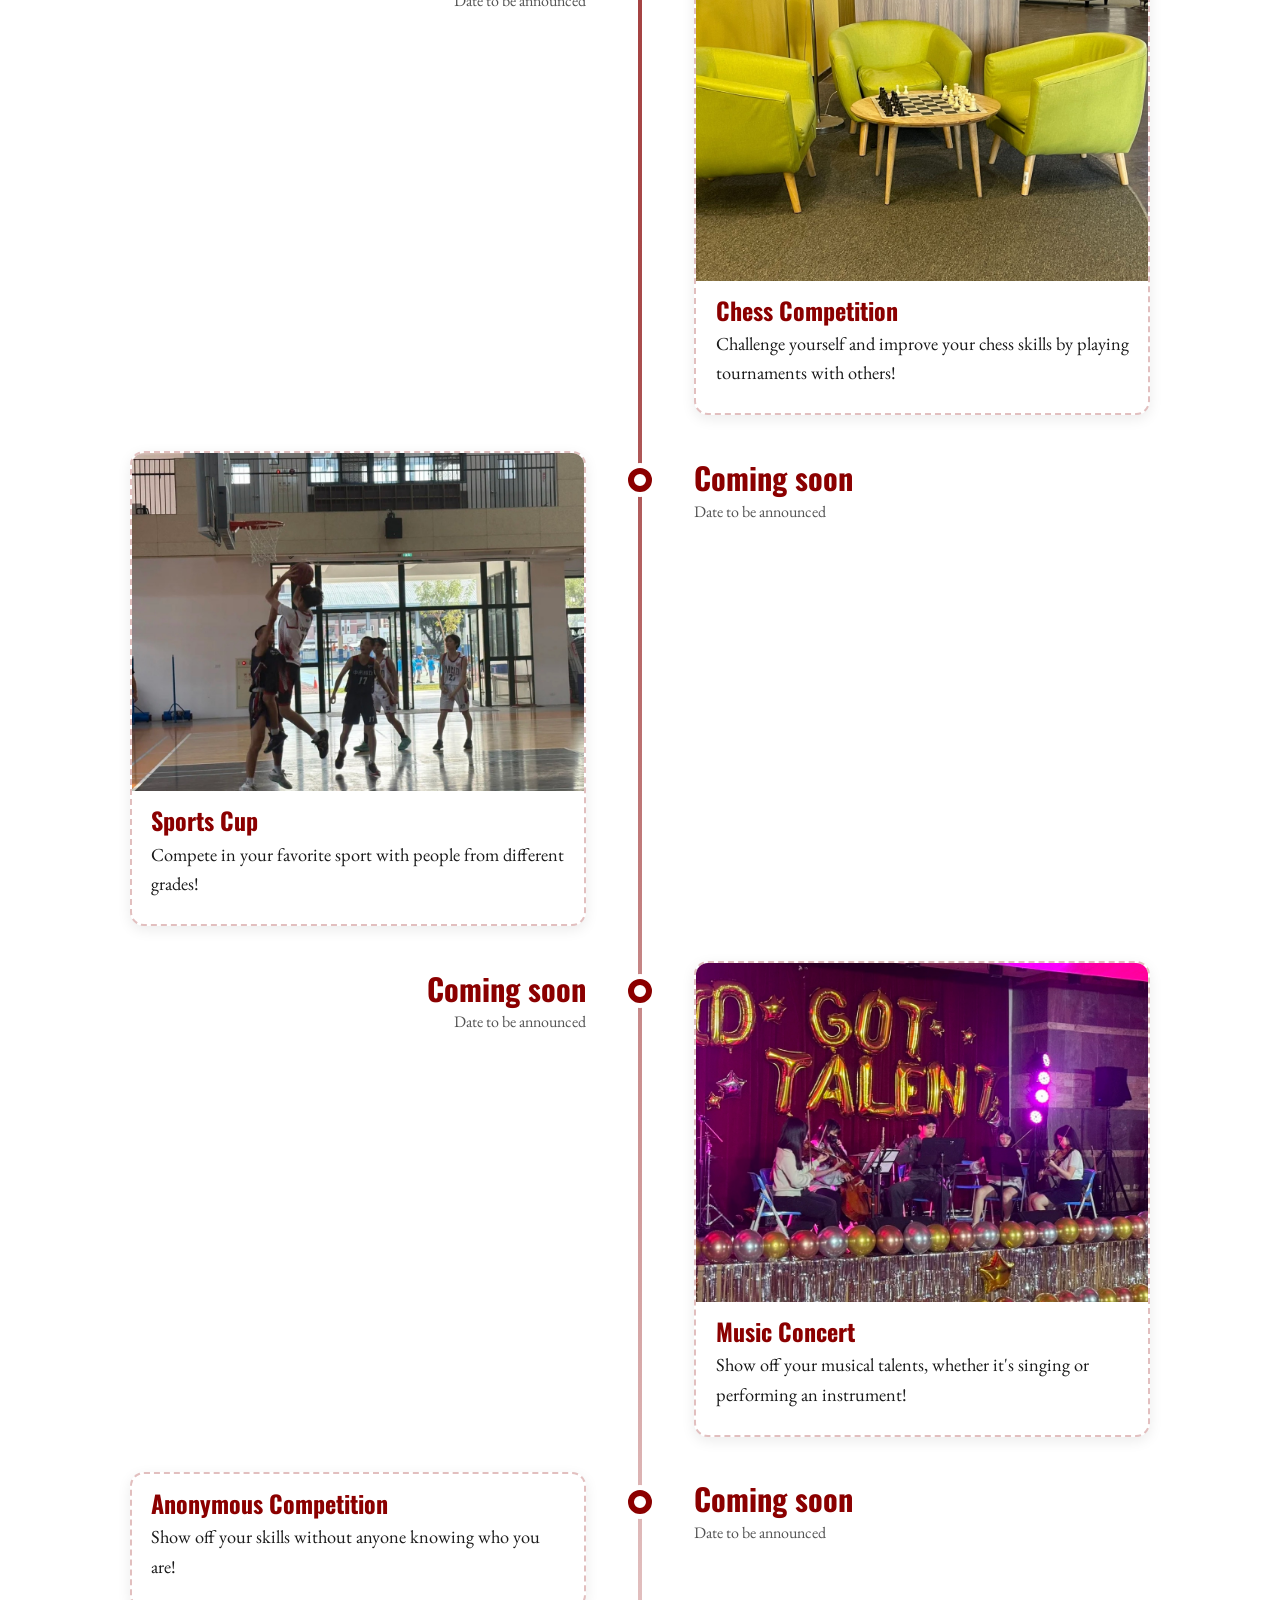
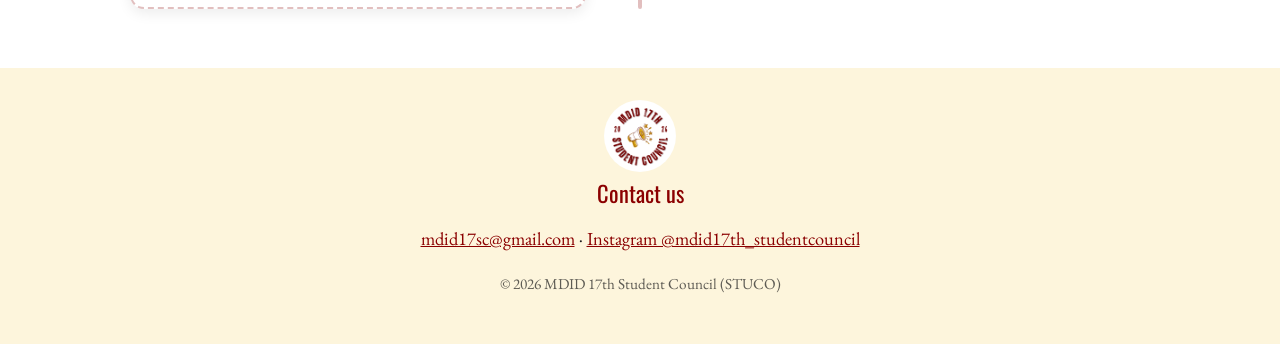
<file: timeline.html>
<!doctype html>
<html lang="en">
<head>
  <meta charset="utf-8">
  <meta name="viewport" content="width=device-width, initial-scale=1">
  <link rel="icon" type="image/png" href="images/logo.png">
  <title>Timeline | MDID 17th Student Council</title>
  <meta name="description" content="Website of the MDID 17th Student Council (STUCO).">
  <link rel="preconnect" href="https://fonts.googleapis.com">
  <link href="https://fonts.googleapis.com/css2?family=EB+Garamond:wght@400;600&family=Oswald:wght@500;700&display=swap" rel="stylesheet">
  <link rel="stylesheet" href="css/style.css?v=48">
</head>
<body>
  <header class="site-header">
    <nav>
      <a class="brand" href="index.html"><img class="brand-logo" src="images/logo.png" alt="" width="44" height="44"><span>MDID 17th Student Council</span></a>
      <div class="links">
        <a href="index.html">Home</a>
        <div class="dropdown">
          <a href="policies.html">Policies &#9662;</a>
          <div class="menu">
            <a href="school-spirit.html">1. School Spirit</a>
            <a href="facilities-environment.html">2. Facilities &amp; Environment</a>
            <a href="student-enrichment.html">3. Student Enrichment</a>
            <a href="feedback-systems.html">4. Feedback Systems</a>
            <a href="activities-events.html">5. Activities &amp; Events</a>
          </div>
        </div>
        <a href="about.html">About Us</a>
        <a href="events.html">Upcoming Events</a>
        <a href="timeline.html" aria-current="page">Timeline</a>
        <a href="feedback.html">Give Feedback</a>
        <a href="contact.html">Contact</a>
      </div>
    </nav>
    <div class="hero"><h1>Event Timeline</h1></div>
  </header>
  <main>
    <section class="wrap center">
      <p class="lead">Everything the council has planned, in one place. The next event lights up automatically.</p>
      <ul class="chips">
        <li><a href="feedback.html">Feedback form: always open</a></li>
        <li><a href="https://docs.google.com/forms/d/e/1FAIpQLSfN5q6Xqco4NRFRUsXdfy7t7C6P9arKgd33EQKz4Efy31TuxA/viewform?usp=send_form" target="_blank" rel="noopener">School merch designs: open now</a></li>
        <li><a href="school-spirit.html">Point System: earn points all year</a></li>
      </ul>
    </section>
    <section class="wrap wide">
      <ol class="grand">
        <li class="gt-month"><span>October 2026</span></li>
        <li class="gt-item l" data-start="2026-10-12" data-end="2026-10-23"><div class="gt-date"><strong>Oct 12–23</strong><small>Mon–Fri · two weeks</small></div><span class="gt-dot" aria-hidden="true"></span><article class="gt-card"><div class="gt-body"><span class="gt-tag"></span><h3>Homeroom Decorating</h3><p>Grades 7–11 classes turn their rooms into the most haunted room in school. Judging happens during Halloween Week.</p><p><a href="halloween-week.html">Halloween Week details &rarr;</a></p></div></article></li>
        <li class="gt-item r" data-start="2026-10-17" data-end="2026-10-17"><div class="gt-date"><strong>Oct 17</strong><small>Saturday · 08:30–12:30</small></div><span class="gt-dot" aria-hidden="true"></span><article class="gt-card"><img class="photo" src="images/anniversary-fair.jpg" alt="Crowds of students visiting booths at the school anniversary fair" loading="lazy"><div class="gt-body"><span class="gt-tag"></span><h3>MDHS 57th Anniversary Fair</h3><p>Visit our Lucky Cup Toss booth, play and win prizes with the council.</p></div></article></li>
        <li class="gt-item l" data-start="2026-10-27" data-end="2026-10-30"><div class="gt-date"><strong>Oct 27–30</strong><small>Tuesday to Friday</small></div><span class="gt-dot" aria-hidden="true"></span><article class="gt-card"><img class="photo" src="images/halloween-lantern.jpg" alt="A student lighting up a ghost lantern among pumpkin buckets at a Halloween display" loading="lazy"><div class="gt-body"><span class="gt-tag"></span><h3>Halloween Week</h3><p>A week of Halloween events for the whole school.</p><ul class="gt-list"><li><b>Oct 27–28</b> Horror Movie Showcase</li><li><b>Oct 27–29</b> Homeroom judging</li><li><b>Oct 27–30</b> Haunted Hallway and Trick or Treat</li><li><b>Oct 29</b> Halloween Catwalk</li><li><b>Oct 30</b> Spooky Ladyfingers Decoration</li></ul><p><a href="halloween-week.html">See the full schedule &rarr;</a></p></div></article></li>
        <li class="gt-month later"><span>Later this year · dates coming soon</span></li>
        <li class="gt-item r" data-tba="1"><div class="gt-date"><strong>Coming soon</strong><small>Date to be announced</small></div><span class="gt-dot" aria-hidden="true"></span><article class="gt-card"><img class="photo" src="images/talent-band.jpg" alt="A student band playing on stage under the 2025 MDID Got Talent decorations" loading="lazy"><div class="gt-body"><span class="gt-tag"></span><h3>MDID's Got Talent</h3><p>Show off your hidden (or not) talents and wow the judges!</p></div></article></li>
        <li class="gt-item l" data-tba="1"><div class="gt-date"><strong>Coming soon</strong><small>Date to be announced</small></div><span class="gt-dot" aria-hidden="true"></span><article class="gt-card"><img class="photo" src="images/christmas-prom.jpg" alt="12th grade students in formal wear performing at the Christmas Prom" loading="lazy"><div class="gt-body"><span class="gt-tag"></span><h3>Christmas Prom</h3><p>Minigames and secret Christmas presents!</p></div></article></li>
        <li class="gt-item r" data-tba="1"><div class="gt-date"><strong>Coming soon</strong><small>Date to be announced</small></div><span class="gt-dot" aria-hidden="true"></span><article class="gt-card"><img class="photo" src="images/chess-lounge.jpg" alt="A chess set on a wooden table between green armchairs" loading="lazy"><div class="gt-body"><span class="gt-tag"></span><h3>Chess Competition</h3><p>Challenge yourself and improve your chess skills by playing tournaments with others!</p></div></article></li>
        <li class="gt-item l" data-tba="1"><div class="gt-date"><strong>Coming soon</strong><small>Date to be announced</small></div><span class="gt-dot" aria-hidden="true"></span><article class="gt-card"><img class="photo" src="images/sports-basketball.jpg" alt="Students from different grades playing basketball in the school gym" loading="lazy"><div class="gt-body"><span class="gt-tag"></span><h3>Sports Cup</h3><p>Compete in your favorite sport with people from different grades!</p></div></article></li>
        <li class="gt-item r" data-tba="1"><div class="gt-date"><strong>Coming soon</strong><small>Date to be announced</small></div><span class="gt-dot" aria-hidden="true"></span><article class="gt-card"><img class="photo" src="images/got-talent-quartet.jpg" alt="A string quartet performing on stage" loading="lazy"><div class="gt-body"><span class="gt-tag"></span><h3>Music Concert</h3><p>Show off your musical talents, whether it's singing or performing an instrument!</p></div></article></li>
        <li class="gt-item l" data-tba="1"><div class="gt-date"><strong>Coming soon</strong><small>Date to be announced</small></div><span class="gt-dot" aria-hidden="true"></span><article class="gt-card"><div class="gt-body"><span class="gt-tag"></span><h3>Anonymous Competition</h3><p>Show off your skills without anyone knowing who you are!</p></div></article></li>
      </ol>
    </section>
  </main>
  <footer>
    <img class="footer-logo" src="images/logo.png" alt="MDID 17th Student Council logo" width="72" height="72">
    <p class="footer-title">Contact us</p>
    <p><a href="mailto:mdid17sc@gmail.com">mdid17sc@gmail.com</a> · <a href="https://www.instagram.com/mdid17th_studentcouncil/" target="_blank" rel="noopener">Instagram @mdid17th_studentcouncil</a></p>
    <p class="copy">&copy; 2026 MDID 17th Student Council (STUCO)</p>
  </footer>
  <script src="js/main.js?v=45"></script>
</body>
</html>
</file>
<file: css/style.css>
:root { --maroon: #8b0000; --maroon-dark: #4a2a2a; --maroon-mid: #6b3a38; --cream: #fdf5dc; --ink: #1a1a1a; --bg: #fff; }
* { box-sizing: border-box; }
html { scroll-behavior: smooth; }
body { margin: 0; font-family: 'EB Garamond', Georgia, serif; font-size: 1.15rem; color: var(--ink); background: var(--bg); line-height: 1.6; }
h1, h2, h3, .brand, .footer-title { font-family: 'Oswald', sans-serif; line-height: 1.15; }
a { color: var(--maroon); }

.banner { display: flex; align-items: center; justify-content: center; gap: 1rem; padding: .6rem 1rem; background: #f2c14e; color: #2b1b00; text-align: center; }
.banner[hidden] { display: none; }
.banner p { margin: 0; }
.banner a { color: #2b1b00; font-weight: 700; }
.banner-close { background: none; border: 0; color: inherit; font-size: 1.5rem; line-height: 1; cursor: pointer; }

.site-header { display: contents; color: #fff; }
.site-header nav { position: sticky; top: 0; z-index: 100; display: flex; flex-wrap: wrap; align-items: center; gap: .5rem 1.5rem; padding: .85rem 1.5rem; background: linear-gradient(115deg, var(--maroon-dark) 0%, var(--maroon-mid) 55%, #7a403c 100%); box-shadow: 0 2px 10px rgba(0,0,0,.35); }
.brand { color: #fff; text-decoration: none; font-size: 1.3rem; margin-right: auto; }
.links { display: flex; flex-wrap: wrap; gap: .25rem 1.5rem; align-items: center; }
.site-header nav a { color: #fff; text-decoration: none; }
.site-header nav a:hover, .site-header nav a[aria-current] { text-decoration: underline; font-weight: 600; }
.dropdown { position: relative; }
.menu { display: none; position: absolute; top: 100%; left: 0; z-index: 10; min-width: 15rem; padding: .5rem 0; background: var(--maroon-dark); border-radius: 6px; box-shadow: 0 6px 18px rgba(0,0,0,.3); }
.menu a { display: block; padding: .4rem 1rem; }
.dropdown:hover .menu, .dropdown:focus-within .menu { display: block; }
.hero { padding: 4rem 1.5rem 5rem; text-align: center; }
.hero h1 { margin: 0 auto; max-width: 14ch; font-size: clamp(2.2rem, 7vw, 4rem); font-weight: 700; }

.wrap { max-width: 1000px; margin: 0 auto; padding: 1.5rem; }
.center { text-align: center; }
.lead { font-size: 1.25rem; }
h2 { color: var(--maroon); font-size: clamp(1.7rem, 4vw, 2.4rem); }
.band, .band-section { background: var(--cream); }
.band { text-align: center; padding: 1.5rem 1rem; margin: 0 0 1rem; }
.band-section { padding: 2rem 1.5rem; margin-top: 1rem; }
.cards { list-style: none; margin: 1.5rem 0; padding: 0; display: grid; gap: 1.5rem; grid-template-columns: repeat(auto-fit, minmax(220px, 1fr)); }
.card { text-align: center; padding: 1rem; }
.card h3 { color: var(--maroon); font-size: 1.5rem; margin: 0 0 .5rem; }
.card p { margin: 0; }
.pillar .num { display: block; font-family: 'Oswald', sans-serif; font-size: 2.2rem; color: var(--maroon); }
.button { display: inline-block; padding: .7rem 2rem; background: var(--maroon); color: #fff; border-radius: 4px; text-decoration: none; }
.button:hover { filter: brightness(1.15); }

footer { background: var(--cream); text-align: center; padding: 2rem 1.5rem; margin-top: 2rem; }
.footer-title { color: var(--maroon); font-size: 1.4rem; margin: 0 0 .25rem; }
.copy { opacity: .7; font-size: .95rem; }
@media (max-width: 600px) { .brand { width: 100%; } }
.cards-2 { grid-template-columns: repeat(2, 1fr); max-width: 760px; margin-left: auto; margin-right: auto; }
.card-wide { grid-column: 1 / -1; }
.card-wide .img-ph { aspect-ratio: 16 / 7; }
@media (max-width: 600px) { .cards-2 { grid-template-columns: 1fr; } }
.contact-list .card { background: var(--cream); padding: 1.75rem 1rem; }
.contact-list .card h3 { font-size: 1.8rem; }
.contact-list .card p { font-size: 1.25rem; overflow-wrap: anywhere; }
.more-events { text-align: center; margin: 2.5rem 0 1rem; padding-top: 2rem; border-top: 1px solid color-mix(in srgb, var(--ink) 15%, transparent); }
.more-events p { max-width: 560px; margin: 0 auto 1rem; opacity: .8; }
.pager { display: grid; grid-template-columns: 1fr auto 1fr; align-items: center; gap: 1rem; margin-top: 2rem; }
.pager > :first-child { justify-self: start; }
.pager > :last-child { justify-self: end; }
.pager > :nth-child(2) { text-align: center; }
.pillar h3 a { text-decoration: none; }
.pillar h3 a:hover { text-decoration: underline; }

/* Placeholders: swap each .img-ph for an <img> and each .text-ph for real text */
.img-ph { display: flex; flex-direction: column; align-items: center; justify-content: center; gap: .25rem; aspect-ratio: 4 / 3; width: 100%; background: #f4f4f4; border: 2px dashed #cfcfcf; border-radius: 10px; color: #8a8a8a; }
.img-ph span { display: grid; place-items: center; width: 3rem; height: 3rem; border-radius: 50%; background: #fff; box-shadow: 0 2px 6px rgba(0,0,0,.18); font-size: 1.8rem; line-height: 1; color: #222; }
.img-ph small { font-family: 'Oswald', sans-serif; letter-spacing: .08em; text-transform: uppercase; font-size: .75rem; }
.img-ph.round { aspect-ratio: 1; width: 9rem; margin: 0 auto; border-radius: 50%; }
img { max-width: 100%; height: auto; }
.text-ph { padding: 1rem 1.25rem; border: 2px dashed #e0cfa3; background: #fffdf5; border-radius: 10px; color: #7a6a40; text-align: left; }
.text-ph p { margin: 0 0 .5rem; }
.text-ph p:last-child { margin: 0; }
.split { display: grid; grid-template-columns: 1fr 1fr; gap: 2rem; align-items: center; margin: 1.5rem 0; }
.split.flip > :first-child { order: 2; }
.split h2 { margin-top: 0; }
.narrow { max-width: 560px; margin: 0 auto; }
.card { background: #fff; border-radius: 12px; padding: 1rem; transition: transform .15s, box-shadow .15s; }
.cards .card .img-ph { margin-bottom: .9rem; }
.card:hover { transform: translateY(-3px); box-shadow: 0 8px 20px rgba(139,0,0,.15); }
.team { grid-template-columns: repeat(auto-fit, minmax(170px, 1fr)); }
.member { text-align: center; }
.role { opacity: .75; margin: 0; }
.band-section .card { box-shadow: 0 2px 8px rgba(0,0,0,.07); }
.hero { color: #fff; background-image: repeating-linear-gradient(115deg, rgba(255,255,255,.04) 0 90px, transparent 90px 200px), linear-gradient(115deg, var(--maroon-dark) 0%, var(--maroon-mid) 55%, #7a403c 100%); }
@media (max-width: 700px) { .split { grid-template-columns: 1fr; } .split.flip > :first-child { order: 0; } }
.button-lg { font-family: "Oswald", sans-serif; font-size: 1.6rem; padding: .6rem 1.6rem; margin-bottom: 1rem; }

/* Homepage pillars: two rows, 1-2-3 on top, 4-5 centered below */
@media (min-width: 700px) {
  .w-shape { grid-template-columns: repeat(6, 1fr); align-items: start; }
  .w-shape .pillar { grid-column: span 2; }
  .w-shape .pillar:nth-child(4) { grid-column: 2 / span 2; }
  .w-shape .pillar:nth-child(5) { grid-column: 4 / span 2; }
}

/* Give Feedback: short header so the button shows without scrolling */
.compact-hero .hero { padding: 2rem 1.5rem 2.5rem; }
.compact-hero .band-section { margin-top: 0; padding: 2.5rem 1.5rem; }

/* Sticky footer: short pages fill the screen so nothing shows under the footer */
body { min-height: 100vh; display: flex; flex-direction: column; }
main { flex: 1; }
footer { margin-top: 0; }
.feedback-types .card { background: var(--cream); padding: 1.5rem 1.25rem; }

/* Halloween Week: countdown + timeline */
.countdown-band { text-align: center; color: #fff; padding: 2.5rem 1.5rem; background: linear-gradient(115deg, #2a1414, #5b2a28 60%, #8b0000); }
.countdown-band .eyebrow { font-family: 'Oswald', sans-serif; letter-spacing: .1em; text-transform: uppercase; margin: 0; opacity: .85; }
.cd-label { font-family: 'Oswald', sans-serif; font-size: 1.6rem; margin: .25rem 0 1rem; }
.cd { display: flex; justify-content: center; gap: .75rem; flex-wrap: wrap; margin-bottom: 1rem; }
.cd[hidden] { display: none; }
.cd div { min-width: 5.5rem; padding: .75rem .5rem; background: rgba(255,255,255,.1); border: 1px solid rgba(255,255,255,.25); border-radius: 10px; }
.cd span { display: block; font-family: 'Oswald', sans-serif; font-size: 2.6rem; font-weight: 700; line-height: 1.1; }
.cd small { font-family: 'Oswald', sans-serif; text-transform: uppercase; letter-spacing: .08em; font-size: .75rem; opacity: .8; }
.cd-note { opacity: .85; margin: 0 0 1rem; }
.button-light { background: #fff; color: var(--maroon); font-weight: 600; }
.timeline-wrap { max-width: 760px; margin: 1.5rem auto; }
.timeline { list-style: none; margin: 0; padding: 0 0 0 1.25rem; border-left: 3px solid var(--maroon); }
.tl-day { position: relative; display: grid; grid-template-columns: 7.5rem 1fr; gap: 1rem; padding: 0 0 1.75rem 1.25rem; }
.tl-day::before { content: ""; position: absolute; left: -1.95rem; top: .4rem; width: 14px; height: 14px; border-radius: 50%; background: var(--maroon); border: 3px solid #fff; box-shadow: 0 0 0 2px var(--maroon); }
.tl-date strong { display: block; font-family: 'Oswald', sans-serif; font-size: 1.4rem; color: var(--maroon); line-height: 1.1; }
.tl-date small { opacity: .7; }
.tl-tag { display: inline-block; margin-bottom: .35rem; padding: .05rem .6rem; background: var(--cream); color: var(--maroon); border-radius: 999px; font-size: .9rem; font-weight: 600; }
.tl-body ul { list-style: none; margin: 0; padding: 0; }
.tl-body li { margin-bottom: .35rem; }
.tl-body .t { display: inline-block; min-width: 7.5rem; font-weight: 600; color: var(--maroon); }
.tl-body em { opacity: .75; }
@media (max-width: 600px) { .tl-day { grid-template-columns: 1fr; gap: .25rem; } .tl-body .t { display: block; } }

/* Countdown arrows */
.cd-row { display: flex; align-items: center; justify-content: center; gap: 1.25rem; margin-bottom: 1rem; }
.cd-row[hidden] { display: none; }
.cd-row .cd { margin-bottom: 0; }
.cd-arrow { width: 2rem; height: 3.5rem; flex: none; color: #f2c14e; animation: cd-bounce 1.2s ease-in-out infinite; }
.cd-arrow-r { animation-delay: .6s; }
@keyframes cd-bounce { 0%, 100% { transform: translateY(-8px); opacity: .55; } 50% { transform: translateY(8px); opacity: 1; } }
@media (prefers-reduced-motion: reduce) { .cd-arrow { animation: none; } }
@media (max-width: 640px) { .cd-arrow { display: none; } }

/* Pillar page titles: number on line 1, name on line 2 (never wraps) */
.hero h1.pillar-title { max-width: none; font-size: clamp(1.3rem, 6vw, 3.4rem); }
.pillar-title .nw { white-space: nowrap; }

/* Feedback pillar: hand-drawn scribble pointing at the Give Feedback nav link */
.doodle { position: absolute; inset: 0 0 auto 0; height: 0; z-index: 50; pointer-events: none; }
.doodle-svg { position: absolute; left: 0; top: 0; overflow: visible; }
.d-line, .d-head { stroke: #ff7a1a; stroke-width: 4.5; stroke-linecap: round; stroke-linejoin: round; }
.d-line { stroke-dashoffset: var(--len, 600); animation: doodle-draw 4.2s ease-in-out infinite; }
.d-head { opacity: 0; animation: doodle-head 4.2s ease-in-out infinite; }
@keyframes doodle-draw { 0% { stroke-dashoffset: var(--len, 600); opacity: 1; } 38% { stroke-dashoffset: 0; } 88% { stroke-dashoffset: 0; opacity: 1; } 100% { stroke-dashoffset: 0; opacity: 0; } }
@keyframes doodle-head { 0%, 36% { opacity: 0; } 42%, 88% { opacity: 1; } 100% { opacity: 0; } }
.doodle-note { position: absolute; display: inline-block; max-width: 17rem; font-family: 'Caveat', 'Comic Sans MS', cursive; font-size: 1.75rem; line-height: 1.05; font-weight: 700; color: #ff7a1a; text-decoration: none; text-align: center; transform: rotate(-5deg); text-shadow: 0 0 3px #fff, 0 0 3px #fff, 0 0 6px rgba(255,255,255,.9), 1px 1px 0 rgba(0,0,0,.25); pointer-events: auto; animation: doodle-wiggle 2.4s ease-in-out infinite; }
@keyframes doodle-wiggle { 0%, 100% { transform: rotate(-5deg); } 50% { transform: rotate(-2deg) translateY(-3px); } }
@media (prefers-reduced-motion: reduce) { .d-line { animation: none; stroke-dashoffset: 0; } .d-head { animation: none; opacity: 1; } .doodle-note { animation: none; } }

/* Phones: keep the sticky nav slim (brand row + one scrollable row of links) */
@media (max-width: 699px) {
  .site-header nav { padding: .5rem 1rem; gap: .25rem 1rem; }
  .brand { font-size: 1.1rem; }
  .links { flex-wrap: nowrap; overflow-x: auto; gap: 1.1rem; width: 100%; padding-bottom: .15rem; white-space: nowrap; font-size: 1rem; scrollbar-width: none; }
  .links::-webkit-scrollbar { display: none; }
  .menu { display: none !important; }
}

/* Logo */
.brand { display: inline-flex; align-items: center; gap: .6rem; }
.brand-logo { width: 44px; height: 44px; border-radius: 50%; background: #fff; flex: none; }
.footer-logo { display: block; width: 72px; height: 72px; margin: 0 auto .5rem; border-radius: 50%; background: #fff; }
.logo-feature { width: 100%; max-width: 360px; height: auto; margin: 0 auto; display: block; }
@media (max-width: 699px) { .brand-logo { width: 34px; height: 34px; } }

/* Photos */
.photo { display: block; width: 100%; height: auto; border-radius: 10px; }
.card .photo { aspect-ratio: 4 / 3; object-fit: cover; margin-bottom: .9rem; }

.photo-round { display: block; width: 9rem; height: 9rem; margin: 0 auto .75rem; border-radius: 50%; object-fit: cover; object-position: 62% 40%; border: 3px solid #fff; box-shadow: 0 2px 8px rgba(0,0,0,.2); }

/* Council tree: President > Vice Presidents > departments > members */
.wrap.wide { max-width: 1180px; }
.tree { --line: var(--maroon); --gap: 28px; text-align: center; }
.tree ul { display: flex; justify-content: center; list-style: none; margin: 0; padding: var(--gap) 0 0; position: relative; }
.tree > ul { padding-top: 0; }
.tree li { position: relative; padding: var(--gap) .6rem 0; text-align: center; }
.tree > ul > li { padding-top: 0; }
.tree li::before, .tree li::after { content: ""; position: absolute; top: 0; right: 50%; width: 50%; height: var(--gap); border-top: 3px solid var(--line); }
.tree li::after { right: auto; left: 50%; border-left: 3px solid var(--line); }
.tree li:only-child::before, .tree li:only-child::after { display: none; }
.tree li:only-child { padding-top: var(--gap); }
.tree > ul > li, .tree > ul > li:only-child { padding-top: 0; }
.tree li:first-child::before, .tree li:last-child::after { border: 0 none; }
.tree li:last-child::before { border-right: 3px solid var(--line); border-radius: 0 8px 0 0; }
.tree li:first-child::after { border-radius: 8px 0 0 0; }
.tree ul ul::before { content: ""; position: absolute; top: 0; left: 50%; height: var(--gap); border-left: 3px solid var(--line); }
.node { display: inline-block; min-width: 9rem; padding: .9rem 1rem; background: #fff; border: 2px solid var(--line); border-radius: 14px; box-shadow: 0 3px 10px rgba(0,0,0,.08); }
.node h3 { margin: 0; font-size: 1.3rem; color: var(--maroon); }
.node .role { margin: 0; opacity: .75; }
.node .photo-round, .node .img-ph.round { width: 6rem; height: 6rem; margin: 0 auto .5rem; }
.node-row { display: flex; gap: 1rem; justify-content: center; }
.dept { display: inline-block; position: relative; margin-bottom: 1.1rem; padding: .35rem 1.2rem; background: var(--maroon); color: #fff; border-radius: 999px; font-family: 'Oswald', sans-serif; font-size: 1.15rem; letter-spacing: .02em; }
.dept::after { content: ""; position: absolute; left: 50%; top: 100%; height: 1.1rem; border-left: 3px solid var(--line); }
.tree ul.members { display: block; padding: 0; }
.tree ul.members::before { display: none; }
.tree ul.members li { padding: 0 0 .9rem; }
.tree ul.members li::before, .tree ul.members li::after { display: none; }
@media (max-width: 900px) {
  .tree ul, .node-row { flex-direction: column; align-items: center; }
  .tree li::before, .tree li::after, .tree ul ul::before { display: none; }
  .tree li, .tree li:only-child { padding-top: 1.1rem; }
  .tree > ul > li { padding-top: 0; }
  .tree ul { padding-top: 0; }
  .tree ul.members li { padding-top: 0; }
  .node-row { gap: .75rem; }
}

/* Team tree: every photo/placeholder is the same 9rem circle */
.node { min-width: 11.5rem; }
.node .photo-round, .node .img-ph.round { width: 9rem; height: 9rem; object-fit: cover; }

/* Photos fill the same boxes the placeholders used (4:3 cards, 16:7 wide card); posters/infographics are shown whole */
.split .photo { aspect-ratio: 4 / 3; object-fit: cover; }
.card-wide .photo { aspect-ratio: 16 / 7; }
.photo.fit { object-fit: contain; background: var(--cream); }

.card:hover { position: relative; z-index: 5; }

/* Tall pictures are cropped to fill the normal 4:3 box (posters keep their title at the top) */
.photo.tall { object-fit: cover; object-position: 50% 35%; }
.photo.tall[src*="poster"] { object-position: 50% 0%; }
.photo.tall[src*="anniversary"] { object-position: 50% 25%; }
.photo.tall[src*="umbrella"] { object-position: 50% 45%; }

/* Grand timeline */
.chips { display: flex; flex-wrap: wrap; gap: .6rem; justify-content: center; list-style: none; margin: 1rem 0 0; padding: 0; }
.chips a { display: inline-block; padding: .35rem 1rem; border-radius: 999px; background: var(--cream); border: 1px solid color-mix(in srgb, var(--maroon) 35%, transparent); text-decoration: none; font-size: 1rem; }
.chips a:hover { background: #fff; }
.grand { --line: var(--maroon); list-style: none; margin: 1.5rem auto 2rem; padding: 0; position: relative; max-width: 1020px; }
.grand::before { content: ""; position: absolute; left: 50%; top: 0; bottom: 0; width: 4px; margin-left: -2px; border-radius: 4px; background: linear-gradient(var(--line), #a84a4a 70%, rgba(139,0,0,.25)); }
.gt-month { position: relative; text-align: center; margin: 1.2rem 0 1.6rem; }
.gt-month span { display: inline-block; padding: .4rem 1.6rem; border-radius: 999px; background: var(--maroon); color: #fff; font-family: 'Oswald', sans-serif; font-size: 1.2rem; letter-spacing: .04em; box-shadow: 0 0 0 6px #fff; }
.gt-month.later span { background: #fff; color: var(--maroon); border: 3px dashed var(--maroon); box-shadow: 0 0 0 6px #fff; }
.gt-item { display: grid; grid-template-columns: 1fr 64px 1fr; align-items: start; margin-bottom: 2.2rem; }
.gt-dot { grid-column: 2; grid-row: 1; justify-self: center; margin-top: 1.1rem; width: 24px; height: 24px; border-radius: 50%; background: #fff; border: 6px solid var(--maroon); z-index: 1; box-shadow: 0 0 0 5px #fff; }
.gt-date { grid-row: 1; padding-top: .7rem; font-family: 'Oswald', sans-serif; }
.gt-date strong { display: block; font-size: 1.9rem; line-height: 1.05; color: var(--maroon); }
.gt-date small { font-size: 1rem; opacity: .75; font-family: 'EB Garamond', serif; }
.gt-card { grid-row: 1; background: #fff; border: 2px solid color-mix(in srgb, var(--maroon) 25%, transparent); border-radius: 14px; overflow: hidden; box-shadow: 0 4px 14px rgba(0,0,0,.08); text-align: left; }
.gt-card .photo { display: block; width: 100%; aspect-ratio: 4 / 3; object-fit: cover; margin: 0; border-radius: 0; }
.gt-body { padding: 1rem 1.2rem 1.1rem; }
.gt-body h3 { margin: 0 0 .3rem; color: var(--maroon); font-size: 1.5rem; }
.gt-body p { margin: 0 0 .5rem; }
.gt-list { margin: .2rem 0 .6rem; padding-left: 1.1rem; }
.gt-list li { margin-bottom: .15rem; }
.gt-tag { display: none; margin-bottom: .4rem; padding: .05rem .7rem; border-radius: 999px; font-size: .9rem; font-weight: 600; background: var(--cream); color: var(--maroon); }
.gt-item.next .gt-tag, .gt-item.now .gt-tag, .gt-item.past .gt-tag { display: inline-block; }
.gt-item.next .gt-card, .gt-item.now .gt-card { border-color: var(--maroon); box-shadow: 0 6px 22px rgba(139,0,0,.28); }
.gt-item.next .gt-dot, .gt-item.now .gt-dot { background: var(--maroon); animation: gt-pulse 1.8s ease-out infinite; }
.gt-item.now .gt-tag { background: var(--maroon); color: #fff; }
.gt-item.past { opacity: .6; }
.gt-item[data-tba] .gt-card { border-style: dashed; }
@keyframes gt-pulse { 0% { box-shadow: 0 0 0 5px #fff, 0 0 0 5px rgba(139,0,0,.5); } 100% { box-shadow: 0 0 0 5px #fff, 0 0 0 20px rgba(139,0,0,0); } }
.gt-item.l .gt-card { grid-column: 1; margin-right: 1.4rem; }
.gt-item.l .gt-date { grid-column: 3; padding-left: 1.4rem; text-align: left; }
.gt-item.r .gt-card { grid-column: 3; margin-left: 1.4rem; }
.gt-item.r .gt-date { grid-column: 1; padding-right: 1.4rem; text-align: right; }
@media (max-width: 800px) {
  .grand::before { left: 22px; }
  .gt-month { text-align: left; padding-left: 0; }
  .gt-item { grid-template-columns: 44px 1fr; }
  .gt-dot { grid-column: 1; grid-row: 1 / span 2; justify-self: start; margin-left: 10px; }
  .gt-item .gt-date, .gt-item.l .gt-date, .gt-item.r .gt-date { grid-column: 2; grid-row: 1; padding: 0 0 .4rem; text-align: left; }
  .gt-item .gt-card, .gt-item.l .gt-card, .gt-item.r .gt-card { grid-column: 2; grid-row: 2; margin: 0; }
}
@media (prefers-reduced-motion: reduce) { .gt-item.next .gt-dot, .gt-item.now .gt-dot { animation: none; } }
</file>
